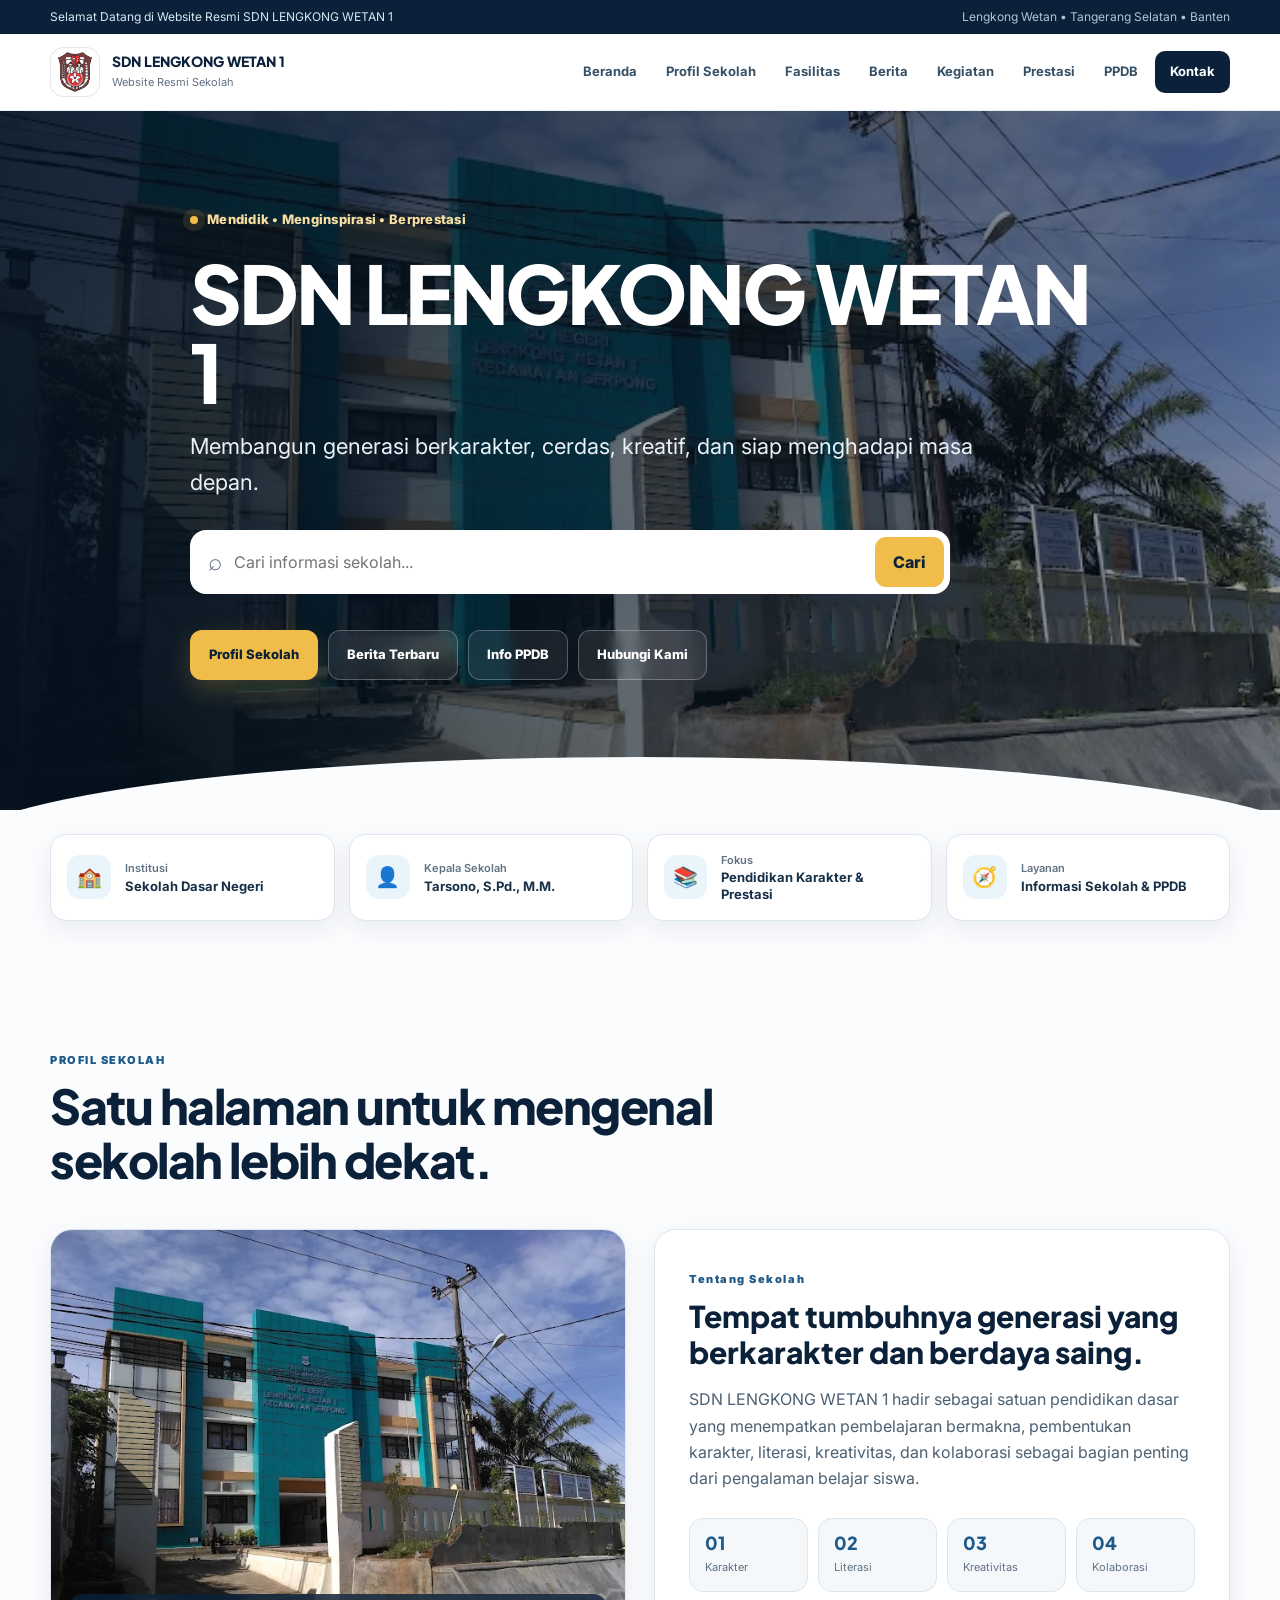
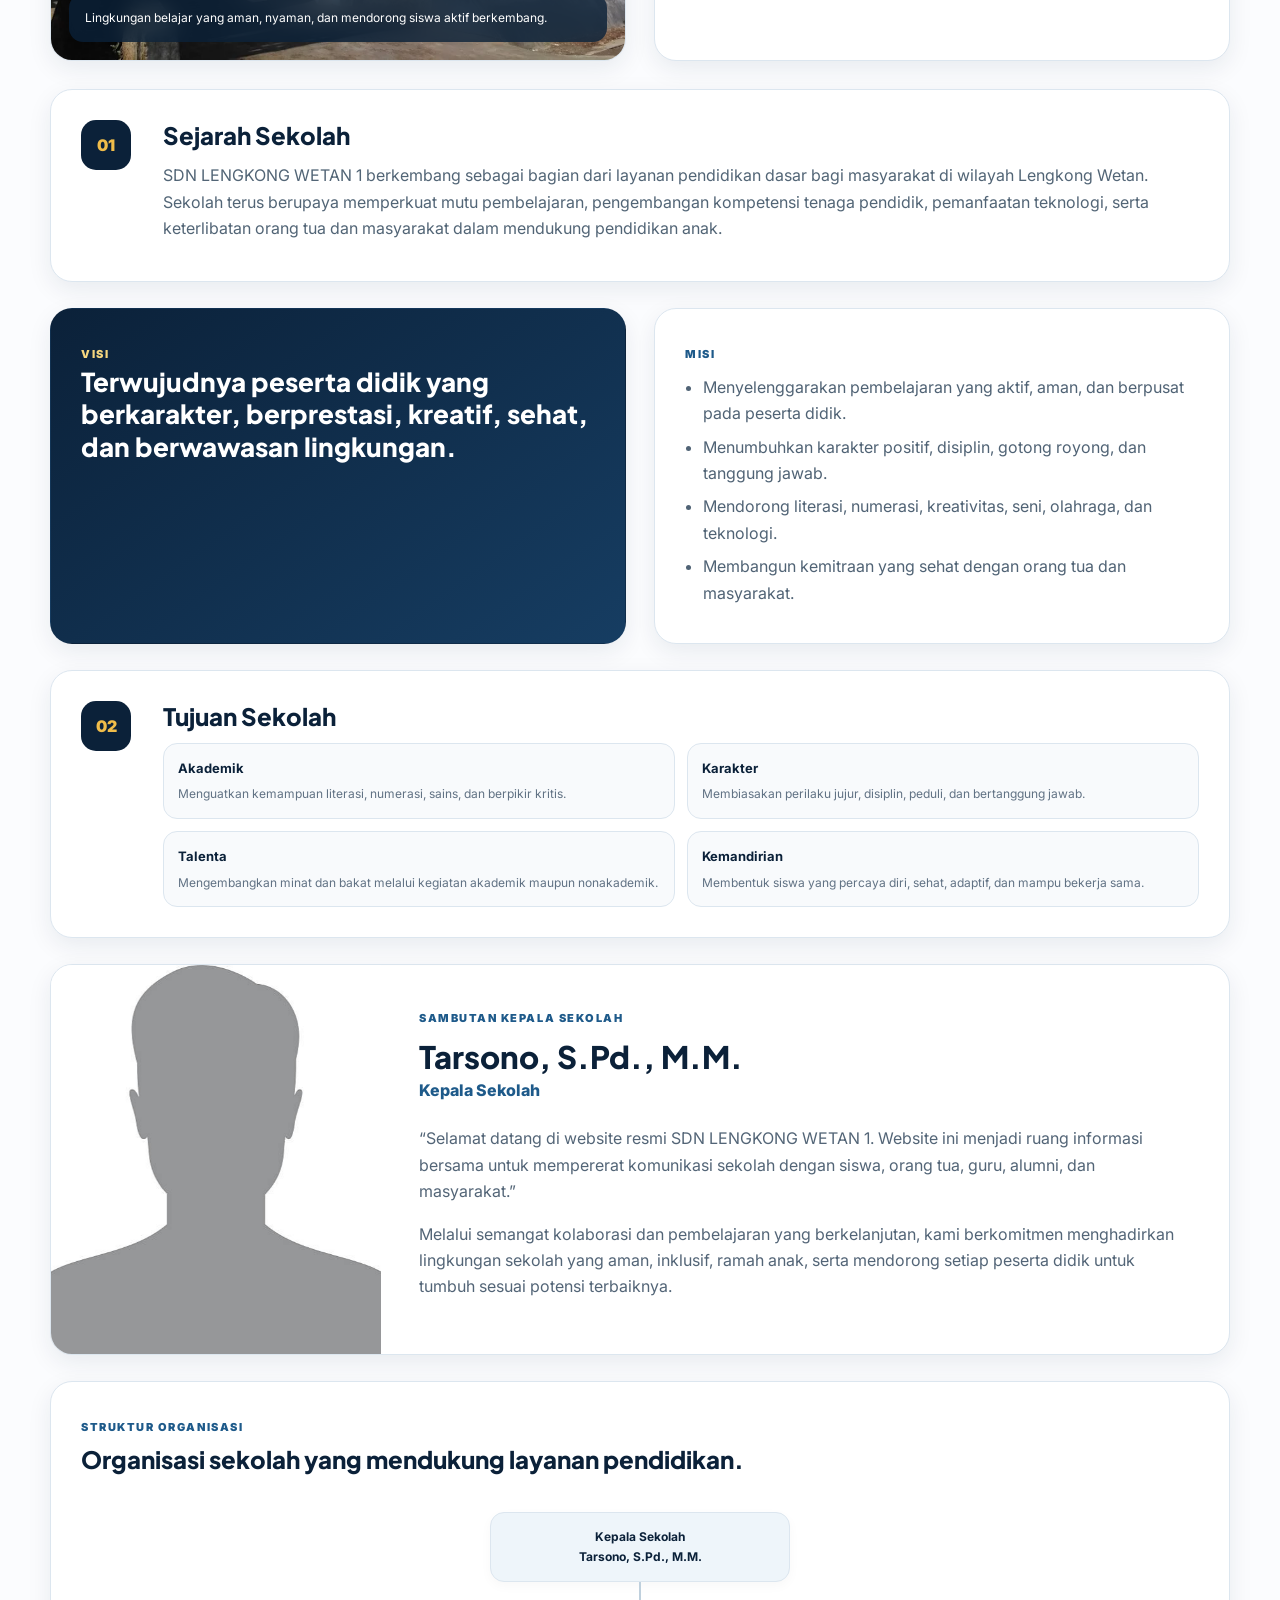
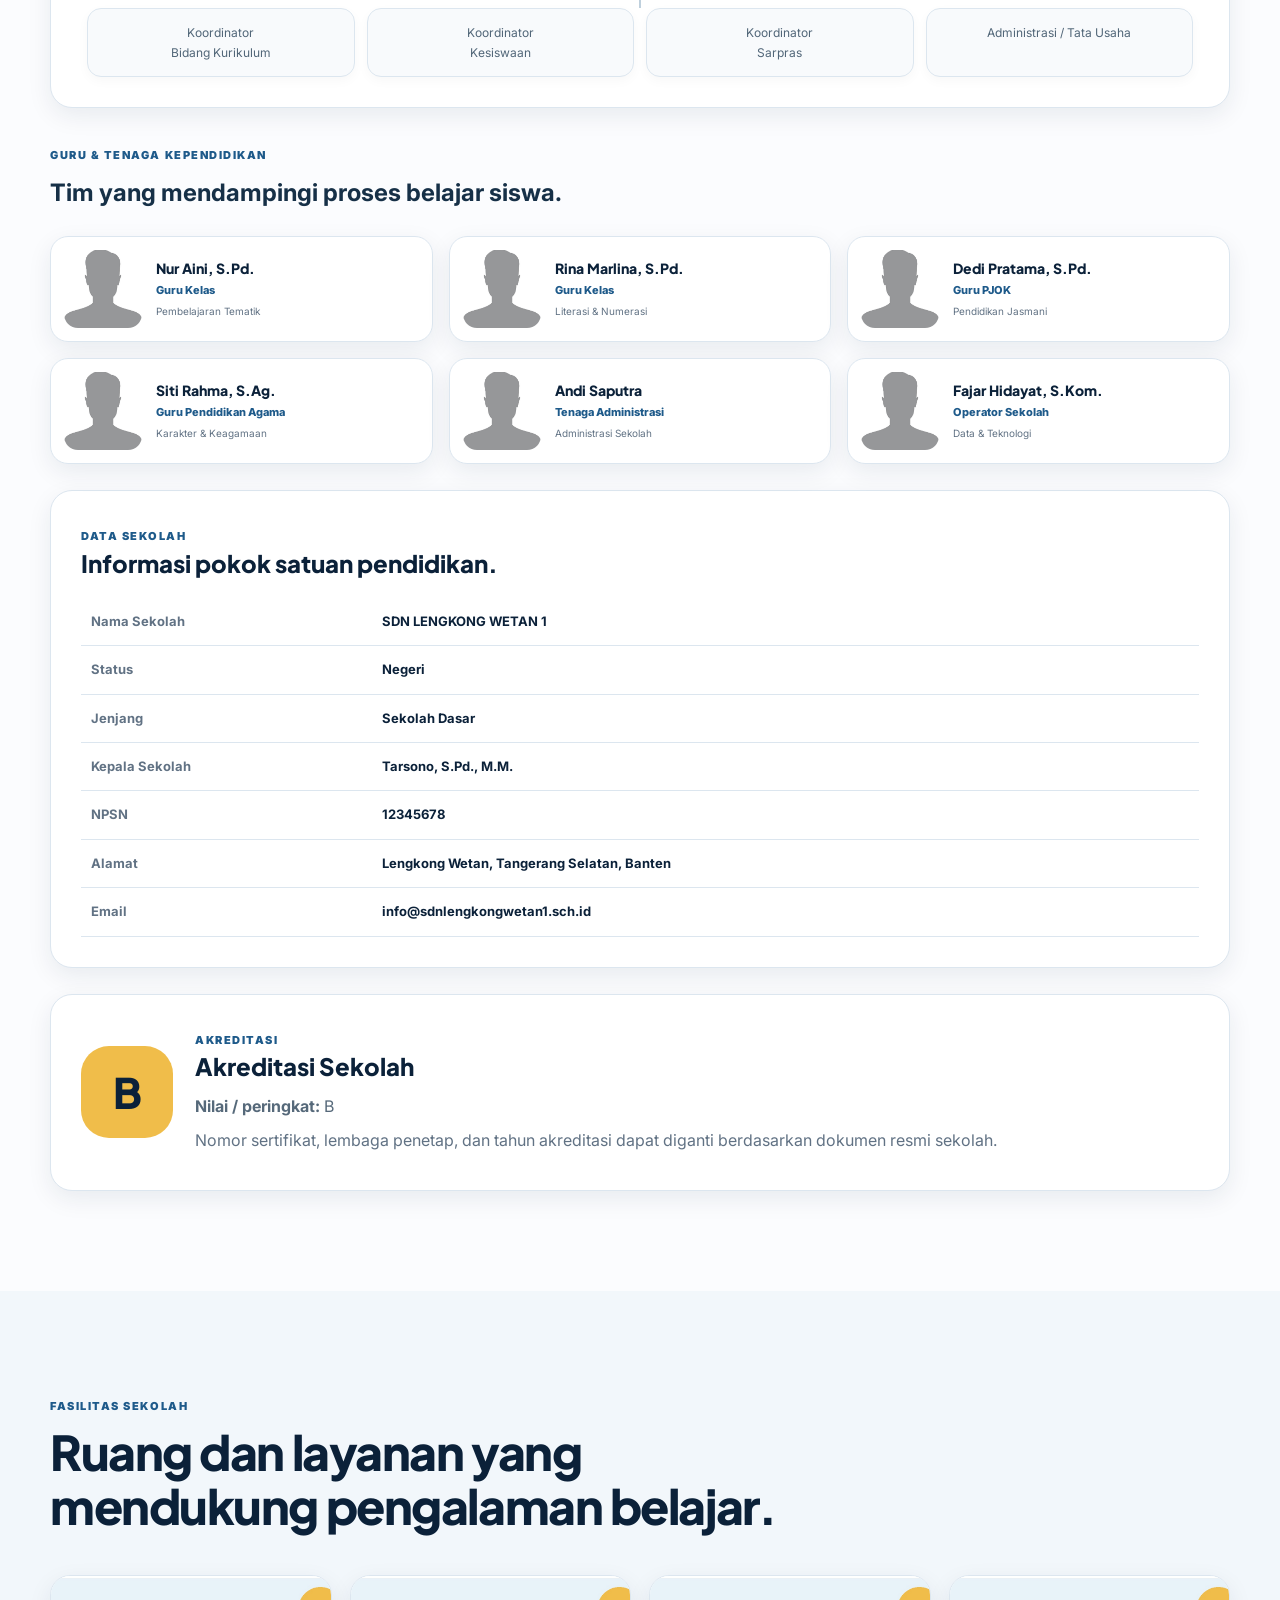
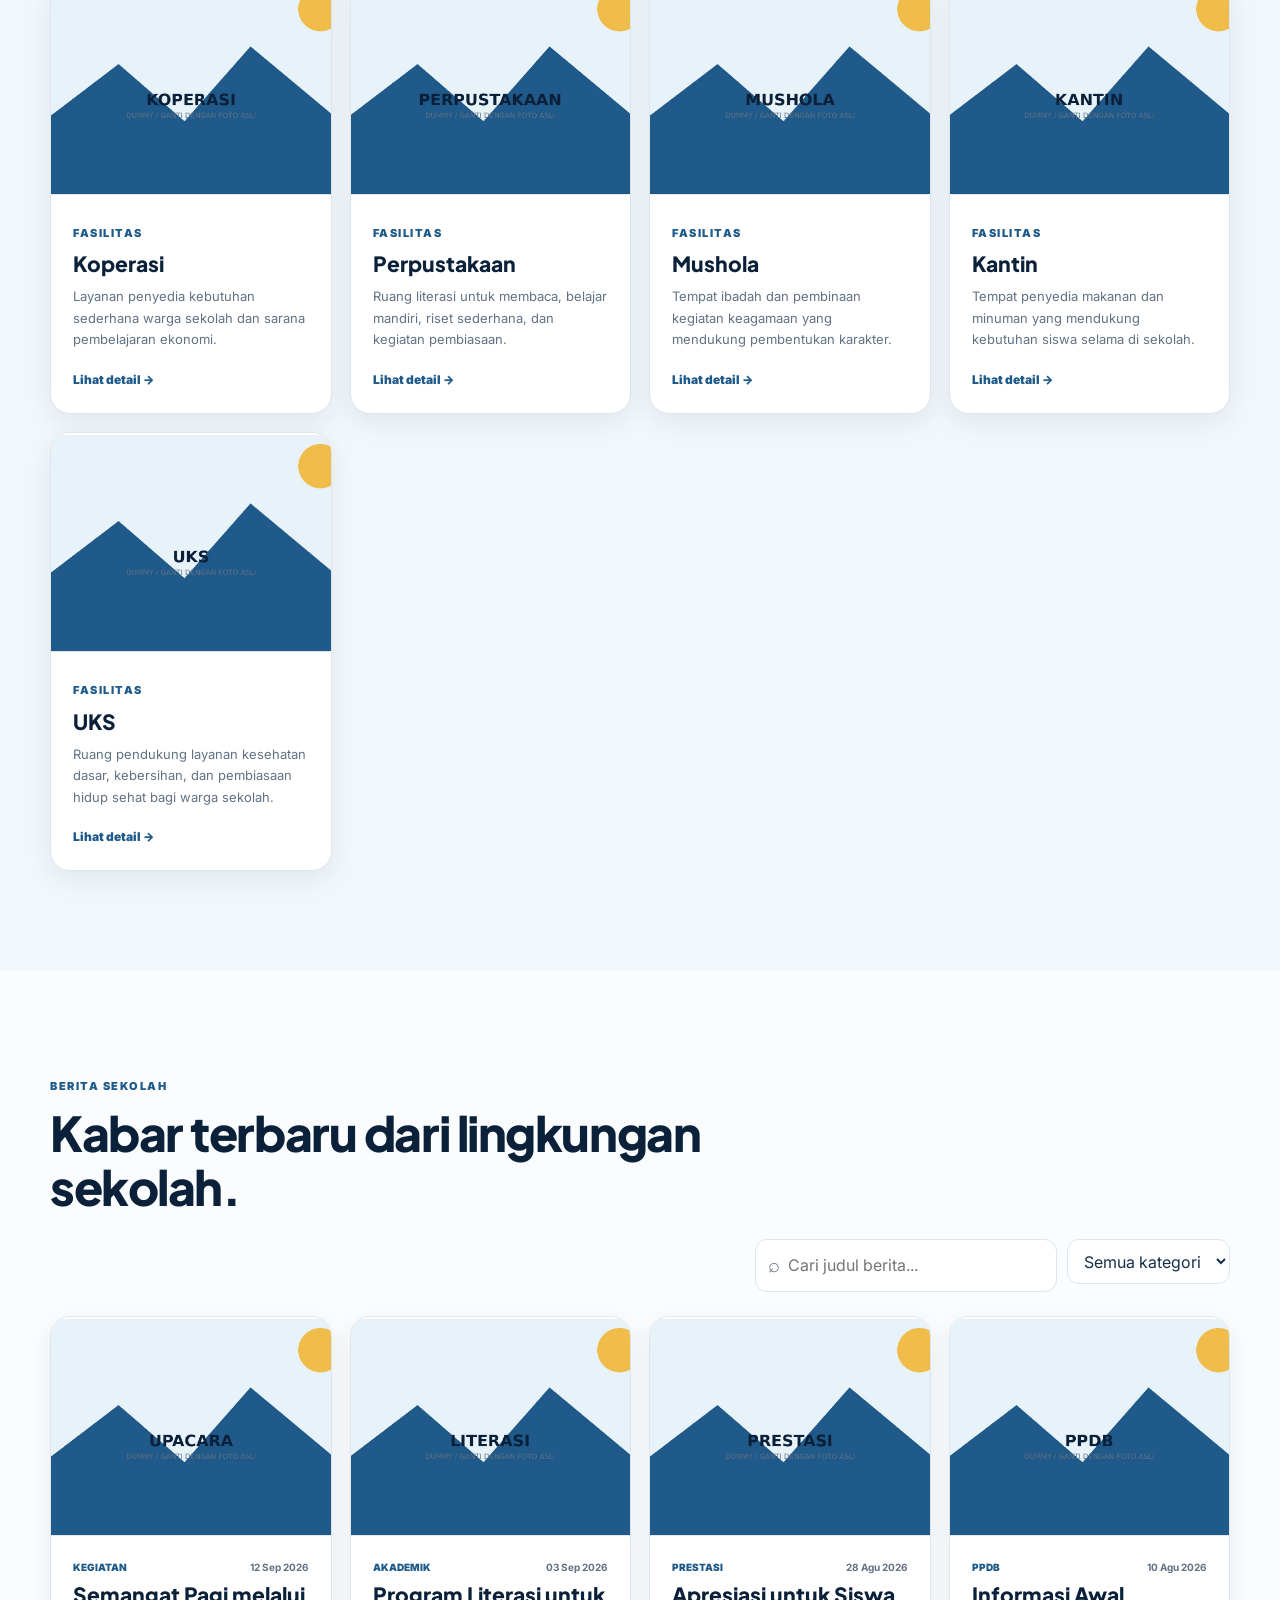
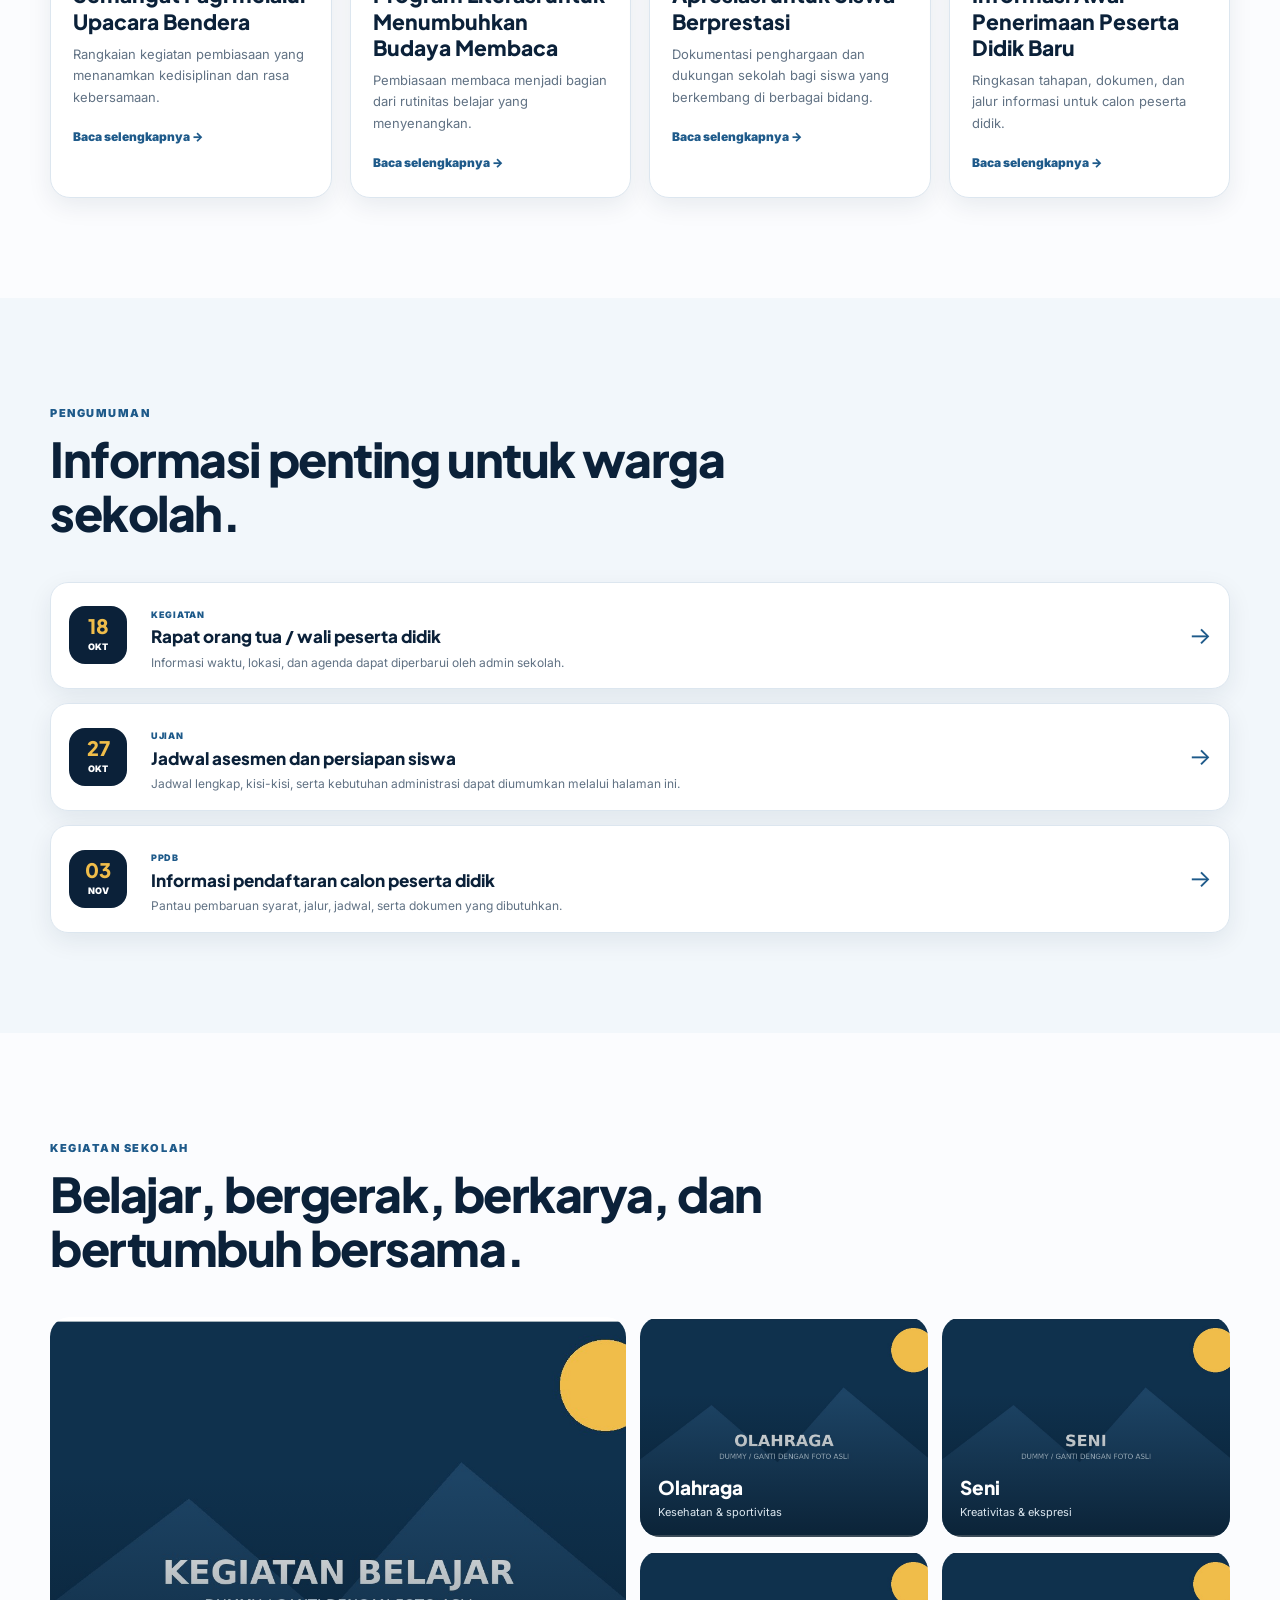
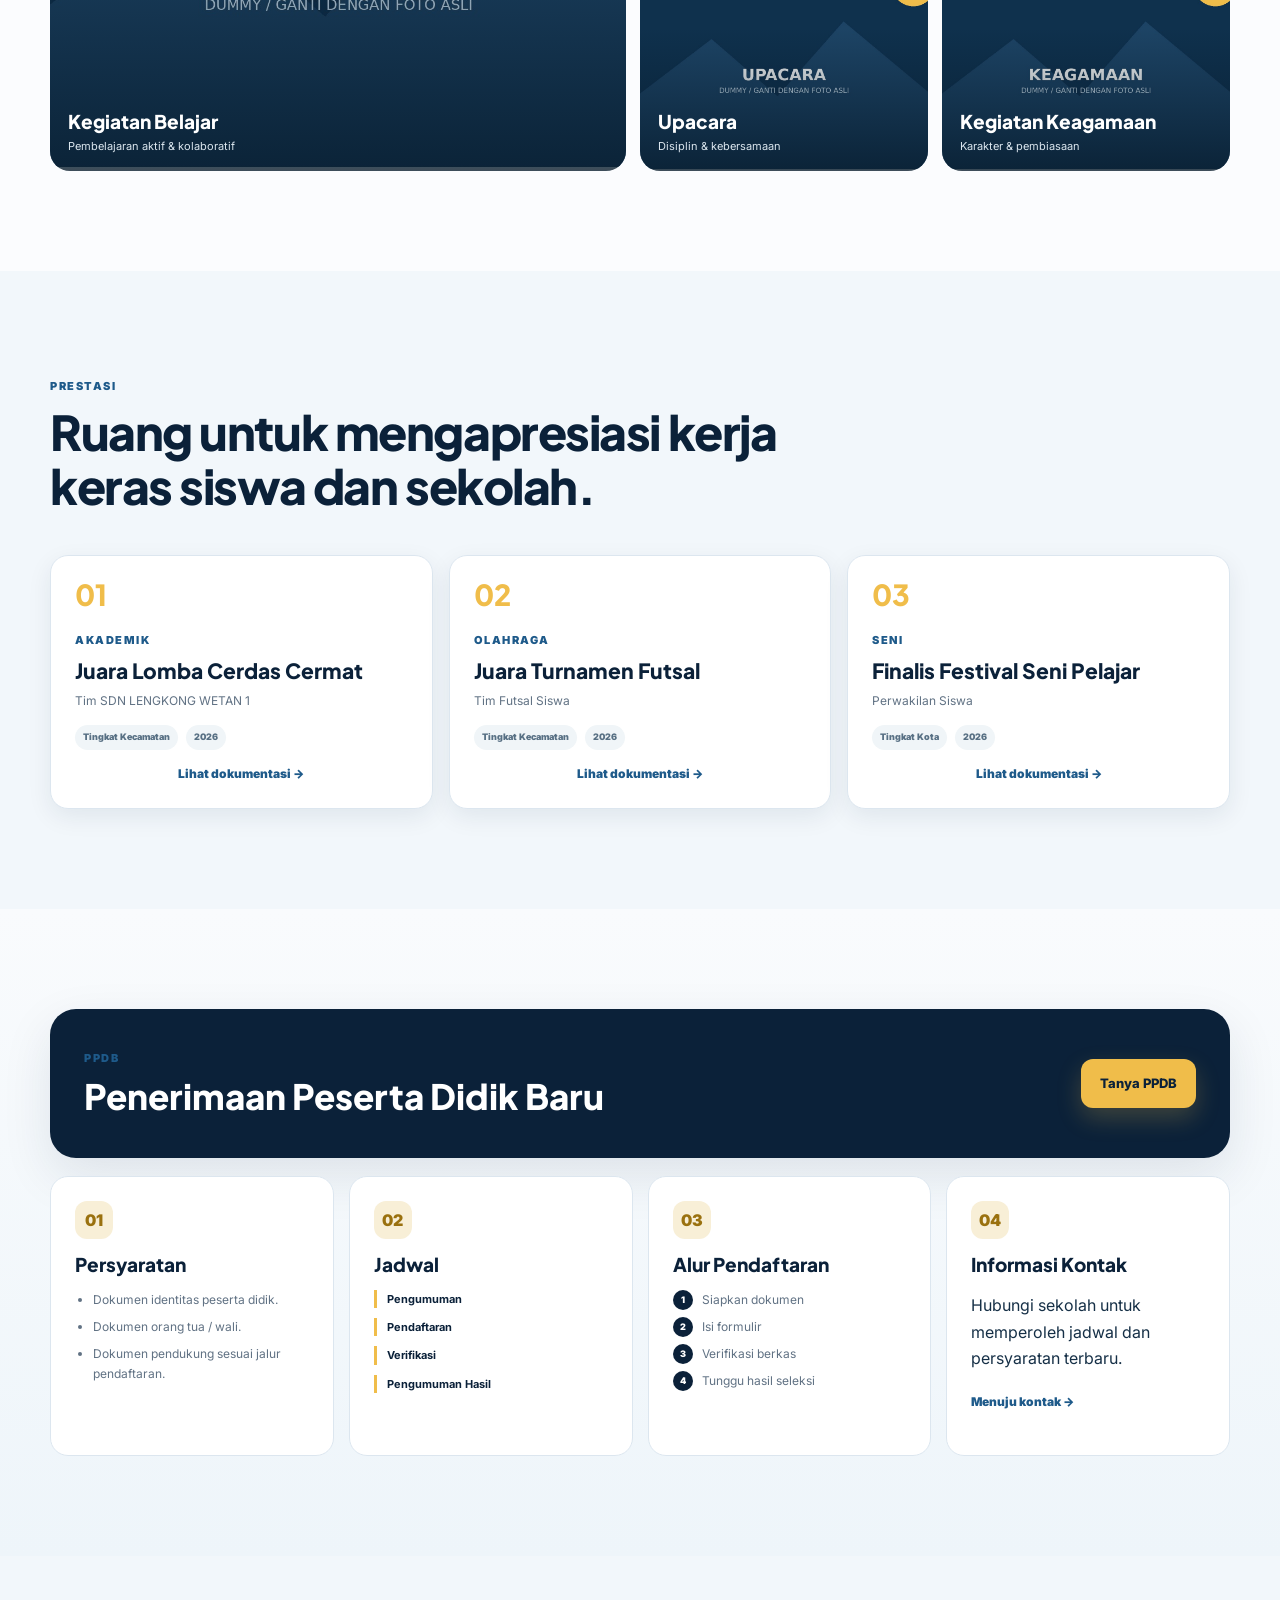
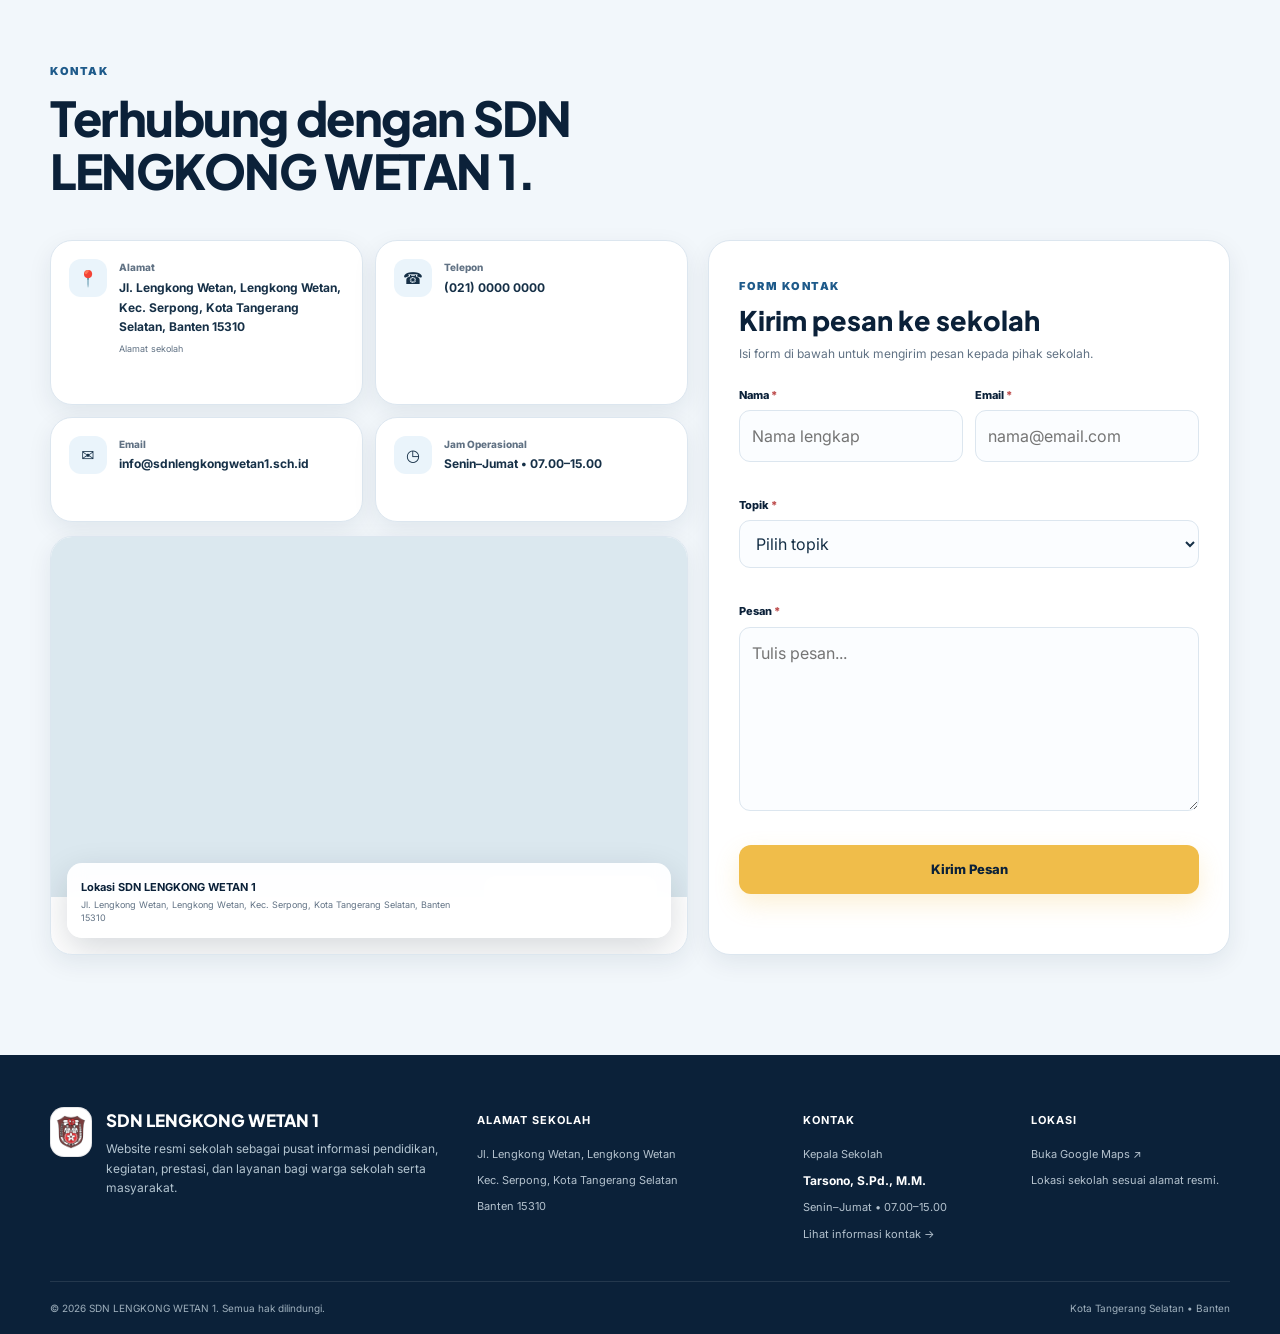
<file: index.html>
<!DOCTYPE html>
<html lang="id">
<head>
  <meta charset="UTF-8" />
  <meta name="viewport" content="width=device-width, initial-scale=1.0" />
  <meta name="description" content="Website resmi SDN LENGKONG WETAN 1 sebagai pusat informasi sekolah, profil, fasilitas, berita, kegiatan, prestasi, PPDB, dan kontak." />
  <meta name="theme-color" content="#0c2340" />
  <title>SDN LENGKONG WETAN 1 — Website Resmi</title>
  <link rel="preconnect" href="https://fonts.googleapis.com" />
  <link rel="preconnect" href="https://fonts.gstatic.com" crossorigin />
  <link href="https://fonts.googleapis.com/css2?family=Inter:wght@400;500;600;700;800&family=Plus+Jakarta+Sans:wght@600;700;800&display=swap" rel="stylesheet" />
  <link rel="stylesheet" href="style.css" />
</head>
<body>
  <a class="skip-link" href="#main-content">Lewati ke konten utama</a>

  <header class="site-header" id="top">
    <div class="top-strip">
      <div class="container top-strip-inner">
        <span>Selamat Datang di Website Resmi SDN LENGKONG WETAN 1</span>
        <span class="top-strip-note">Lengkong Wetan • Tangerang Selatan • Banten</span>
      </div>
    </div>

    <nav class="navbar" aria-label="Navigasi utama">
      <div class="container nav-inner">
        <a class="brand" href="#beranda" aria-label="SDN LENGKONG WETAN 1 - Beranda">
          <div class="brand-mark"><img src="assets/logo-school2.png" alt="Logo SDN LENGKONG WETAN 1"></div>
          <div class="brand-copy">
            <strong>SDN LENGKONG WETAN 1</strong>
            <span>Website Resmi Sekolah</span>
          </div>
        </a>

        <button class="menu-toggle" type="button" aria-expanded="false" aria-controls="main-menu" aria-label="Buka menu">
          <span></span><span></span><span></span>
        </button>

        <div class="nav-menu" id="main-menu">
          <a href="#beranda">Beranda</a>
          <a href="#profil">Profil Sekolah</a>
          <a href="#fasilitas">Fasilitas</a>
          <a href="#berita">Berita</a>
          <a href="#kegiatan">Kegiatan</a>
          <a href="#prestasi">Prestasi</a>
          <a href="#ppdb">PPDB</a>
          <a href="#kontak" class="nav-cta">Kontak</a>
        </div>
      </div>
    </nav>
  </header>

  <main id="main-content">
    <section class="hero" id="beranda">
      <!-- # GANTI FOTO HERO / FOTO SEKOLAH: assets/images/school/foto_sekolah.jpg -->
      <div class="hero-backdrop" aria-hidden="true" style="--hero-image: url('assets/images/school/foto_sekolah.jpg');"></div>
      <div class="container hero-content">
        <div class="hero-kicker"><span class="kicker-dot"></span> Mendidik • Menginspirasi • Berprestasi</div>
        <h1>SDN LENGKONG WETAN 1</h1>
        <p class="hero-tagline">Membangun generasi berkarakter, cerdas, kreatif, dan siap menghadapi masa depan.</p>

        <form class="hero-search" id="globalSearchForm" role="search">
          <label class="sr-only" for="globalSearch">Cari informasi sekolah</label>
          <div class="search-wrap">
            <span class="search-icon" aria-hidden="true">⌕</span>
            <input id="globalSearch" type="search" placeholder="Cari informasi sekolah..." autocomplete="off" />
            <button type="submit">Cari</button>
          </div>
          <p class="search-feedback" id="globalSearchFeedback" aria-live="polite"></p>
        </form>

        <div class="hero-actions">
          <a href="#profil" class="btn btn-primary">Profil Sekolah</a>
          <a href="#berita" class="btn btn-secondary">Berita Terbaru</a>
          <a href="#ppdb" class="btn btn-secondary">Info PPDB</a>
          <a href="#kontak" class="btn btn-secondary">Hubungi Kami</a>
        </div>
      </div>
      <div class="hero-wave" aria-hidden="true"></div>
    </section>

    <section class="quick-info section-sm">
      <div class="container info-grid">
        <article class="info-tile">
          <div class="info-icon">🏫</div>
          <div><span>Institusi</span><strong>Sekolah Dasar Negeri</strong></div>
        </article>
        <article class="info-tile">
          <div class="info-icon">👤</div>
          <div><span>Kepala Sekolah</span><strong>Tarsono, S.Pd., M.M.</strong></div>
        </article>
        <article class="info-tile">
          <div class="info-icon">📚</div>
          <div><span>Fokus</span><strong>Pendidikan Karakter & Prestasi</strong></div>
        </article>
        <article class="info-tile">
          <div class="info-icon">🧭</div>
          <div><span>Layanan</span><strong>Informasi Sekolah & PPDB</strong></div>
        </article>
      </div>
    </section>

    <section class="section" id="profil">
      <div class="container">
        <div class="section-heading">
          <div><span class="eyebrow">PROFIL SEKOLAH</span><h2>Satu halaman untuk mengenal sekolah lebih dekat.</h2></div>
          
        </div>

        <div class="profile-intro grid-2">
          <div class="image-card tall-photo">
            <!-- # GANTI FOTO: school.profile -->
            <img src="assets/images/school/foto_sekolah.jpg" alt="Foto lingkungan SDN LENGKONG WETAN 1" loading="lazy" />
            <div class="image-caption">Lingkungan belajar yang aman, nyaman, dan mendorong siswa aktif berkembang.</div>
          </div>
          <div class="content-card">
            <span class="eyebrow">Tentang Sekolah</span>
            <h3>Tempat tumbuhnya generasi yang berkarakter dan berdaya saing.</h3>
            <p>SDN LENGKONG WETAN 1 hadir sebagai satuan pendidikan dasar yang menempatkan pembelajaran bermakna, pembentukan karakter, literasi, kreativitas, dan kolaborasi sebagai bagian penting dari pengalaman belajar siswa.</p>
            
            <div class="mini-stats">
              <div><strong>01</strong><span>Karakter</span></div>
              <div><strong>02</strong><span>Literasi</span></div>
              <div><strong>03</strong><span>Kreativitas</span></div>
              <div><strong>04</strong><span>Kolaborasi</span></div>
            </div>
          </div>
        </div>

        <div class="profile-stack">
          <article class="profile-block">
            <div class="block-marker">01</div>
            <div><h3>Sejarah Sekolah</h3><p> SDN LENGKONG WETAN 1 berkembang sebagai bagian dari layanan pendidikan dasar bagi masyarakat di wilayah Lengkong Wetan. Sekolah terus berupaya memperkuat mutu pembelajaran, pengembangan kompetensi tenaga pendidik, pemanfaatan teknologi, serta keterlibatan orang tua dan masyarakat dalam mendukung pendidikan anak.</p></div>
          </article>

          <div class="grid-2 compact-blocks">
            <article class="vision-card"><span class="card-label">VISI</span><h3>Terwujudnya peserta didik yang berkarakter, berprestasi, kreatif, sehat, dan berwawasan lingkungan.</h3></article>
            <article class="mission-card"><span class="card-label">MISI</span><ul><li>Menyelenggarakan pembelajaran yang aktif, aman, dan berpusat pada peserta didik.</li><li>Menumbuhkan karakter positif, disiplin, gotong royong, dan tanggung jawab.</li><li>Mendorong literasi, numerasi, kreativitas, seni, olahraga, dan teknologi.</li><li>Membangun kemitraan yang sehat dengan orang tua dan masyarakat.</li></ul></article>
          </div>

          <article class="profile-block profile-block-accent">
            <div class="block-marker">02</div>
            <div><h3>Tujuan Sekolah</h3><div class="goal-grid"><div><b>Akademik</b><span>Menguatkan kemampuan literasi, numerasi, sains, dan berpikir kritis.</span></div><div><b>Karakter</b><span>Membiasakan perilaku jujur, disiplin, peduli, dan bertanggung jawab.</span></div><div><b>Talenta</b><span>Mengembangkan minat dan bakat melalui kegiatan akademik maupun nonakademik.</span></div><div><b>Kemandirian</b><span>Membentuk siswa yang percaya diri, sehat, adaptif, dan mampu bekerja sama.</span></div></div></div>
          </article>

          <article class="headmaster-card">
            <div class="headmaster-photo">
              <!-- # GANTI FOTO: principal.photo -->
            <img src="assets/images/principal/foto_kepala_sekolah.jpg" alt="Foto Kepala Sekolah" loading="lazy" data-fallback-label="Foto Kepala Sekolah" />
              
            </div>
            <div class="headmaster-copy"><span class="eyebrow">SAMBUTAN KEPALA SEKOLAH</span><h3>Tarsono, S.Pd., M.M.</h3><p class="role">Kepala Sekolah</p><p>“Selamat datang di website resmi SDN LENGKONG WETAN 1. Website ini menjadi ruang informasi bersama untuk mempererat komunikasi sekolah dengan siswa, orang tua, guru, alumni, dan masyarakat.”</p><p>Melalui semangat kolaborasi dan pembelajaran yang berkelanjutan, kami berkomitmen menghadirkan lingkungan sekolah yang aman, inklusif, ramah anak, serta mendorong setiap peserta didik untuk tumbuh sesuai potensi terbaiknya.</p></div>
          </article>

          <article class="structure-card">
            <div class="section-heading small"><div><span class="eyebrow">STRUKTUR ORGANISASI</span><h3>Organisasi sekolah yang mendukung layanan pendidikan.</h3></div></div>
            <div class="org-chart">
              <div class="org-node top">Kepala Sekolah<br><strong>Tarsono, S.Pd., M.M.</strong></div>
              <div class="org-connector"></div>
              <div class="org-row"><div class="org-node">Koordinator<br>Bidang Kurikulum</div><div class="org-node">Koordinator<br>Kesiswaan</div><div class="org-node">Koordinator<br>Sarpras</div><div class="org-node">Administrasi / Tata Usaha</div></div>
            </div>
          </article>

          <article class="staff-section">
            <div class="section-heading small"><div><span class="eyebrow">GURU & TENAGA KEPENDIDIKAN</span><h3>Tim yang mendampingi proses belajar siswa.</h3></div></div>
            <div class="staff-grid" id="staffGrid">
              <article class="person-card"><!-- # GANTI FOTO: teachers.01 -->
            <img src="assets/images/teachers/guru_01.jpg" alt="Guru kelas" loading="lazy" data-fallback-label="Guru Kelas" /><div><h4>Nur Aini, S.Pd.</h4><span>Guru Kelas</span><small>Pembelajaran Tematik</small></div></article>
              <article class="person-card"><!-- # GANTI FOTO: teachers.02 -->
            <img src="assets/images/teachers/guru_02.jpg" alt="Guru kelas" loading="lazy" data-fallback-label="Guru Kelas" /><div><h4>Rina Marlina, S.Pd.</h4><span>Guru Kelas</span><small>Literasi & Numerasi</small></div></article>
              <article class="person-card"><!-- # GANTI FOTO: teachers.03 -->
            <img src="assets/images/teachers/guru_03.jpg" alt="Guru olahraga" loading="lazy" data-fallback-label="Guru PJOK" /><div><h4>Dedi Pratama, S.Pd.</h4><span>Guru PJOK</span><small>Pendidikan Jasmani</small></div></article>
              <article class="person-card"><!-- # GANTI FOTO: teachers.04 -->
            <img src="assets/images/teachers/guru_04.jpg" alt="Guru agama" loading="lazy" data-fallback-label="Guru Agama" /><div><h4>Siti Rahma, S.Ag.</h4><span>Guru Pendidikan Agama</span><small>Karakter & Keagamaan</small></div></article>
              <article class="person-card"><!-- # GANTI FOTO: teachers.05 -->
            <img src="assets/images/teachers/guru_05.jpg" alt="Tenaga administrasi" loading="lazy" data-fallback-label="Administrasi" /><div><h4>Andi Saputra</h4><span>Tenaga Administrasi</span><small>Administrasi Sekolah</small></div></article>
              <article class="person-card"><!-- # GANTI FOTO: teachers.06 -->
            <img src="assets/images/teachers/guru_06.jpg" alt="Operator sekolah" loading="lazy" data-fallback-label="Operator Sekolah" /><div><h4>Fajar Hidayat, S.Kom.</h4><span>Operator Sekolah</span><small>Data & Teknologi</small></div></article>
            </div>
          </article>

          <article class="data-school-card">
            <div><span class="eyebrow">DATA SEKOLAH</span><h3>Informasi pokok satuan pendidikan.</h3></div>
            <div class="data-table-wrap"><table><tbody>
              <tr><th>Nama Sekolah</th><td>SDN LENGKONG WETAN 1</td></tr>
              <tr><th>Status</th><td>Negeri</td></tr>
              <tr><th>Jenjang</th><td>Sekolah Dasar</td></tr>
              <tr><th>Kepala Sekolah</th><td>Tarsono, S.Pd., M.M.</td></tr>
              <tr><th>NPSN</th><td>12345678 </td></tr>
              <tr><th>Alamat</th><td>Lengkong Wetan, Tangerang Selatan, Banten </td></tr>
              <tr><th>Email</th><td>info@sdnlengkongwetan1.sch.id </td></tr>
            </tbody></table></div>
          </article>

          <article class="accreditation-card">
            <div class="accred-badge">B</div>
            <div><span class="eyebrow">AKREDITASI</span><h3>Akreditasi Sekolah</h3><p><b>Nilai / peringkat:</b> B </p><p class="muted">Nomor sertifikat, lembaga penetap, dan tahun akreditasi dapat diganti berdasarkan dokumen resmi sekolah.</p></div>
          </article>
        </div>
      </div>
    </section>

    <section class="section section-soft" id="fasilitas">
      <div class="container">
        <div class="section-heading"><div><span class="eyebrow">FASILITAS SEKOLAH</span><h2>Ruang dan layanan yang mendukung pengalaman belajar.</h2></div></div>
        <div class="facility-grid" id="facilityGrid">
          <article class="facility-card searchable-card" data-search="koperasi fasilitas belanja kebutuhan siswa">
            <button class="card-image-button" type="button" data-modal="facility-koperasi" data-modal-image="assets/images/facilities/foto_koperasi.jpg" aria-label="Lihat detail Koperasi"><!-- # GANTI FOTO: facilities.koperasi -->
            <img src="assets/images/facilities/foto_koperasi.jpg" alt="Koperasi sekolah" loading="lazy" data-fallback-label="Koperasi" /></button>
            <div class="facility-copy"><span class="card-label">FASILITAS</span><h3>Koperasi</h3><p>Layanan penyedia kebutuhan sederhana warga sekolah dan sarana pembelajaran ekonomi.</p><button class="text-link" type="button" data-modal="facility-koperasi" data-modal-image="assets/images/facilities/foto_koperasi.jpg">Lihat detail <span>→</span></button></div>
          </article>
          <article class="facility-card searchable-card" data-search="perpustakaan fasilitas buku literasi membaca">
            <button class="card-image-button" type="button" data-modal="facility-perpustakaan" data-modal-image="assets/images/facilities/foto_perpustakaan.jpg" aria-label="Lihat detail Perpustakaan"><!-- # GANTI FOTO: facilities.perpustakaan -->
            <img src="assets/images/facilities/foto_perpustakaan.jpg" alt="Perpustakaan sekolah" loading="lazy" data-fallback-label="Perpustakaan" /></button>
            <div class="facility-copy"><span class="card-label">FASILITAS</span><h3>Perpustakaan</h3><p>Ruang literasi untuk membaca, belajar mandiri, riset sederhana, dan kegiatan pembiasaan.</p><button class="text-link" type="button" data-modal="facility-perpustakaan" data-modal-image="assets/images/facilities/foto_perpustakaan.jpg">Lihat detail <span>→</span></button></div>
          </article>
          <article class="facility-card searchable-card" data-search="mushola fasilitas ibadah kegiatan keagamaan">
            <button class="card-image-button" type="button" data-modal="facility-mushola" data-modal-image="assets/images/facilities/foto_mushola.jpg" aria-label="Lihat detail Mushola"><!-- # GANTI FOTO: facilities.mushola -->
            <img src="assets/images/facilities/foto_mushola.jpg" alt="Mushola" loading="lazy" data-fallback-label="Mushola" /></button>
            <div class="facility-copy"><span class="card-label">FASILITAS</span><h3>Mushola</h3><p>Tempat ibadah dan pembinaan kegiatan keagamaan yang mendukung pembentukan karakter.</p><button class="text-link" type="button" data-modal="facility-mushola" data-modal-image="assets/images/facilities/foto_mushola.jpg">Lihat detail <span>→</span></button></div>
          </article>
          <article class="facility-card searchable-card" data-search="kantin fasilitas makanan minuman sehat">
            <button class="card-image-button" type="button" data-modal="facility-kantin" data-modal-image="assets/images/facilities/foto_kantin.jpg" aria-label="Lihat detail Kantin"><!-- # GANTI FOTO: facilities.kantin -->
            <img src="assets/images/facilities/foto_kantin.jpg" alt="Kantin sekolah" loading="lazy" data-fallback-label="Kantin" /></button>
            <div class="facility-copy"><span class="card-label">FASILITAS</span><h3>Kantin</h3><p>Tempat penyedia makanan dan minuman yang mendukung kebutuhan siswa selama di sekolah.</p><button class="text-link" type="button" data-modal="facility-kantin" data-modal-image="assets/images/facilities/foto_kantin.jpg">Lihat detail <span>→</span></button></div>
          </article>
          <article class="facility-card searchable-card" data-search="uks usaha kesehatan sekolah ruang kesehatan siswa">
            <button class="card-image-button" type="button" data-modal="facility-uks" data-modal-image="assets/images/facilities/foto_uks.jpg" aria-label="Lihat detail UKS"><!-- # GANTI FOTO: facilities.uks -->
            <img src="assets/images/facilities/foto_uks.jpg" alt="UKS" loading="lazy" data-fallback-label="UKS" /></button>
            <div class="facility-copy"><span class="card-label">FASILITAS</span><h3>UKS</h3><p>Ruang pendukung layanan kesehatan dasar, kebersihan, dan pembiasaan hidup sehat bagi warga sekolah.</p><button class="text-link" type="button" data-modal="facility-uks" data-modal-image="assets/images/facilities/foto_uks.jpg">Lihat detail <span>→</span></button></div>
          </article>
        </div>
        <div class="empty-state" id="facilityEmpty" hidden>Fasilitas yang dicari belum ditemukan.</div>
      </div>
    </section>

    <section class="section" id="berita">
      <!-- # GANTI FOTO BERITA: assets/images/news/ -->
      <div class="container">
        <div class="section-heading"><div><span class="eyebrow">BERITA SEKOLAH</span><h2>Kabar terbaru dari lingkungan sekolah.</h2></div></div>
        <div class="filter-toolbar">
          <div class="input-icon"><span>⌕</span><input type="search" id="newsSearch" placeholder="Cari judul berita..." aria-label="Cari berita" /></div>
          <label class="select-wrap"><span class="sr-only">Kategori berita</span><select id="newsFilter"><option value="all">Semua kategori</option><option value="akademik">Akademik</option><option value="kegiatan">Kegiatan</option><option value="prestasi">Prestasi</option><option value="ppdb">PPDB</option></select></label>
        </div>
        <div class="news-grid" id="newsGrid">
          <article class="news-card searchable-card" data-category="kegiatan" data-search="semangat pagi upacara bendera kegiatan siswa">
            <button class="card-image-button" type="button" data-modal="news-1" data-modal-image="assets/images/news/berita_01.jpg" aria-label="Buka berita Upacara Bendera"><!-- # GANTI FOTO: news.01 -->
            <img src="assets/images/news/berita_01.jpg" alt="Kegiatan upacara siswa" loading="lazy" data-fallback-label="Upacara" /></button>
            <div class="news-copy"><div class="news-meta"><span>KEGIATAN</span><time datetime="2026-09-12">12 Sep 2026</time></div><h3>Semangat Pagi melalui Upacara Bendera</h3><p>Rangkaian kegiatan pembiasaan yang menanamkan kedisiplinan dan rasa kebersamaan.</p><button class="text-link" type="button" data-modal="news-1" data-modal-image="assets/images/news/berita_01.jpg">Baca selengkapnya <span>→</span></button></div>
          </article>
          <article class="news-card searchable-card" data-category="akademik" data-search="literasi membaca perpustakaan akademik siswa">
            <button class="card-image-button" type="button" data-modal="news-2" data-modal-image="assets/images/news/berita_02.jpg" aria-label="Buka berita Program Literasi"><!-- # GANTI FOTO: news.02 -->
            <img src="assets/images/news/berita_02.jpg" alt="Kegiatan literasi" loading="lazy" data-fallback-label="Literasi" /></button>
            <div class="news-copy"><div class="news-meta"><span>AKADEMIK</span><time datetime="2026-09-03">03 Sep 2026</time></div><h3>Program Literasi untuk Menumbuhkan Budaya Membaca</h3><p>Pembiasaan membaca menjadi bagian dari rutinitas belajar yang menyenangkan.</p><button class="text-link" type="button" data-modal="news-2" data-modal-image="assets/images/news/berita_02.jpg">Baca selengkapnya <span>→</span></button></div>
          </article>
          <article class="news-card searchable-card" data-category="prestasi" data-search="prestasi lomba siswa penghargaan">
            <button class="card-image-button" type="button" data-modal="news-3" data-modal-image="assets/images/news/berita_03.jpg" aria-label="Buka berita Prestasi Siswa"><!-- # GANTI FOTO: news.03 -->
            <img src="assets/images/news/berita_03.jpg" alt="Prestasi siswa" loading="lazy" data-fallback-label="Prestasi" /></button>
            <div class="news-copy"><div class="news-meta"><span>PRESTASI</span><time datetime="2026-08-28">28 Agu 2026</time></div><h3>Apresiasi untuk Siswa Berprestasi</h3><p>Dokumentasi penghargaan dan dukungan sekolah bagi siswa yang berkembang di berbagai bidang.</p><button class="text-link" type="button" data-modal="news-3" data-modal-image="assets/images/news/berita_03.jpg">Baca selengkapnya <span>→</span></button></div>
          </article>
          <article class="news-card searchable-card" data-category="ppdb" data-search="ppdb pendaftaran peserta didik baru sekolah">
            <button class="card-image-button" type="button" data-modal="news-4" data-modal-image="assets/images/news/berita_04.jpg" aria-label="Buka berita Informasi PPDB"><!-- # GANTI FOTO: news.04 -->
            <img src="assets/images/news/berita_04.jpg" alt="PPDB sekolah" loading="lazy" data-fallback-label="PPDB" /></button>
            <div class="news-copy"><div class="news-meta"><span>PPDB</span><time datetime="2026-08-10">10 Agu 2026</time></div><h3>Informasi Awal Penerimaan Peserta Didik Baru</h3><p>Ringkasan tahapan, dokumen, dan jalur informasi untuk calon peserta didik.</p><button class="text-link" type="button" data-modal="news-4" data-modal-image="assets/images/news/berita_04.jpg">Baca selengkapnya <span>→</span></button></div>
          </article>
        </div>
        <div class="empty-state" id="newsEmpty" hidden>Berita yang sesuai belum ditemukan.</div>
      </div>
    </section>

    <section class="section section-soft" id="pengumuman">
      <div class="container">
        <div class="section-heading"><div><span class="eyebrow">PENGUMUMAN</span><h2>Informasi penting untuk warga sekolah.</h2></div></div>
        <div class="announcement-list">
          <article class="announcement-item"><span class="announce-date"><b>18</b><small>OKT</small></span><div><span class="announcement-tag">Kegiatan</span><h3>Rapat orang tua / wali peserta didik</h3><p>Informasi waktu, lokasi, dan agenda dapat diperbarui oleh admin sekolah.</p></div><span class="announcement-arrow">→</span></article>
          <article class="announcement-item"><span class="announce-date"><b>27</b><small>OKT</small></span><div><span class="announcement-tag">Ujian</span><h3>Jadwal asesmen dan persiapan siswa</h3><p>Jadwal lengkap, kisi-kisi, serta kebutuhan administrasi dapat diumumkan melalui halaman ini.</p></div><span class="announcement-arrow">→</span></article>
          <article class="announcement-item"><span class="announce-date"><b>03</b><small>NOV</small></span><div><span class="announcement-tag">PPDB</span><h3>Informasi pendaftaran calon peserta didik</h3><p>Pantau pembaruan syarat, jalur, jadwal, serta dokumen yang dibutuhkan.</p></div><span class="announcement-arrow">→</span></article>
        </div>
      </div>
    </section>

    <section class="section" id="kegiatan">
      <div class="container">
        <div class="section-heading"><div><span class="eyebrow">KEGIATAN SEKOLAH</span><h2>Belajar, bergerak, berkarya, dan bertumbuh bersama.</h2></div></div>
        <div class="activity-grid">
          <button class="activity-card large" type="button" data-modal="activity-1" data-modal-image="assets/images/activities/kegiatan_01.jpg"><!-- # GANTI FOTO: activities.01 -->
            <img src="assets/images/activities/kegiatan_01.jpg" alt="Kegiatan belajar" loading="lazy" data-fallback-label="Kegiatan Belajar" /><span><b>Kegiatan Belajar</b><small>Pembelajaran aktif & kolaboratif</small></span></button>
          <button class="activity-card" type="button" data-modal="activity-2" data-modal-image="assets/images/activities/kegiatan_02.jpg"><!-- # GANTI FOTO: activities.02 -->
            <img src="assets/images/activities/kegiatan_02.jpg" alt="Kegiatan olahraga" loading="lazy" data-fallback-label="Olahraga" /><span><b>Olahraga</b><small>Kesehatan & sportivitas</small></span></button>
          <button class="activity-card" type="button" data-modal="activity-3" data-modal-image="assets/images/activities/kegiatan_03.jpg"><!-- # GANTI FOTO: activities.03 -->
            <img src="assets/images/activities/kegiatan_03.jpg" alt="Kegiatan seni" loading="lazy" data-fallback-label="Seni" /><span><b>Seni</b><small>Kreativitas & ekspresi</small></span></button>
          <button class="activity-card" type="button" data-modal="activity-4" data-modal-image="assets/images/activities/kegiatan_04.jpg"><!-- # GANTI FOTO: activities.04 -->
            <img src="assets/images/activities/kegiatan_04.jpg" alt="Kegiatan upacara" loading="lazy" data-fallback-label="Upacara" /><span><b>Upacara</b><small>Disiplin & kebersamaan</small></span></button>
          <button class="activity-card" type="button" data-modal="activity-5" data-modal-image="assets/images/activities/kegiatan_05.jpg"><!-- # GANTI FOTO: activities.05 -->
            <img src="assets/images/activities/kegiatan_05.jpg" alt="Kegiatan keagamaan" loading="lazy" data-fallback-label="Keagamaan" /><span><b>Kegiatan Keagamaan</b><small>Karakter & pembiasaan</small></span></button>
        </div>
      </div>
    </section>

    <section class="section section-soft" id="prestasi">
      <div class="container">
        <div class="section-heading"><div><span class="eyebrow">PRESTASI</span><h2>Ruang untuk mengapresiasi kerja keras siswa dan sekolah.</h2></div></div>
        <div class="achievement-grid">
          <article class="achievement-card"><div class="rank">01</div><div><span class="card-label">AKADEMIK</span><h3>Juara Lomba Cerdas Cermat</h3><p class="winner">Tim SDN LENGKONG WETAN 1</p><div class="achievement-meta"><span>Tingkat Kecamatan</span><span>2026</span></div></div><button class="text-link" type="button" data-modal="achievement-1" data-modal-image="assets/images/achievements/prestasi_01.jpg">Lihat dokumentasi →</button></article>
          <article class="achievement-card"><div class="rank">02</div><div><span class="card-label">OLAHRAGA</span><h3>Juara Turnamen Futsal</h3><p class="winner">Tim Futsal Siswa</p><div class="achievement-meta"><span>Tingkat Kecamatan</span><span>2026</span></div></div><button class="text-link" type="button" data-modal="achievement-2" data-modal-image="assets/images/achievements/prestasi_02.jpg">Lihat dokumentasi →</button></article>
          <article class="achievement-card"><div class="rank">03</div><div><span class="card-label">SENI</span><h3>Finalis Festival Seni Pelajar</h3><p class="winner">Perwakilan Siswa</p><div class="achievement-meta"><span>Tingkat Kota</span><span>2026</span></div></div><button class="text-link" type="button" data-modal="achievement-3" data-modal-image="assets/images/achievements/prestasi_03.jpg">Lihat dokumentasi →</button></article>
        </div>
      </div>
    </section>

    <section class="section ppdb-section" id="ppdb">
      <div class="container">
        <div class="ppdb-hero">
          <div><span class="eyebrow">PPDB</span><h2>Penerimaan Peserta Didik Baru</h2></div>
          <a class="btn btn-primary" href="#kontak">Tanya PPDB</a>
        </div>
        <div class="ppdb-grid">
          <article class="ppdb-card"><span class="ppdb-number">01</span><h3>Persyaratan</h3><ul><li>Dokumen identitas peserta didik.</li><li>Dokumen orang tua / wali.</li><li>Dokumen pendukung sesuai jalur pendaftaran.</li></ul></article>
          <article class="ppdb-card"><span class="ppdb-number">02</span><h3>Jadwal</h3><div class="timeline-mini"><div><b>Pengumuman</b><span></span></div><div><b>Pendaftaran</b><span></span></div><div><b>Verifikasi</b><span></span></div><div><b>Pengumuman Hasil</b><span></span></div></div></article>
          <article class="ppdb-card"><span class="ppdb-number">03</span><h3>Alur Pendaftaran</h3><ol class="steps"><li>Siapkan dokumen</li><li>Isi formulir</li><li>Verifikasi berkas</li><li>Tunggu hasil seleksi</li></ol></article>
          <article class="ppdb-card"><span class="ppdb-number">04</span><h3>Informasi Kontak</h3><p>Hubungi sekolah untuk memperoleh jadwal dan persyaratan terbaru.</p><a class="text-link" href="#kontak">Menuju kontak →</a></article>
        </div>
      </div>
    </section>

    <section class="section section-soft" id="kontak">
      <div class="container">
        <div class="section-heading"><div><span class="eyebrow">KONTAK</span><h2>Terhubung dengan SDN LENGKONG WETAN 1.</h2></div></div>
        <div class="contact-grid">
          <div class="contact-left">
            <div class="contact-cards">
              <article><span class="contact-icon">📍</span><div><span>Alamat</span><strong>Jl. Lengkong Wetan, Lengkong Wetan, Kec. Serpong, Kota Tangerang Selatan, Banten 15310</strong><small>Alamat sekolah</small></div></article>
              <article><span class="contact-icon">☎</span><div><span>Telepon</span><strong>(021) 0000 0000</strong></div></article>
              <article><span class="contact-icon">✉</span><div><span>Email</span><strong>info@sdnlengkongwetan1.sch.id</strong></div></article>
              <article><span class="contact-icon">◷</span><div><span>Jam Operasional</span><strong>Senin–Jumat • 07.00–15.00</strong></div></article>
            </div>
            <div class="map-card" aria-label="Peta lokasi SDN LENGKONG WETAN 1">
              <iframe class="map-frame" title="Lokasi SDN LENGKONG WETAN 1 di Google Maps" loading="lazy" src="https://www.google.com/maps?q=Jl.%20Lengkong%20Wetan,%20Lengkong%20Wetan,%20Kec.%20Serpong,%20Kota%20Tangerang%20Selatan,%20Banten%2015310&output=embed"></iframe>
              <div class="map-overlay"><div><strong>Lokasi SDN LENGKONG WETAN 1</strong><span>Jl. Lengkong Wetan, Lengkong Wetan, Kec. Serpong, Kota Tangerang Selatan, Banten 15310</span></div><a class="btn btn-secondary" href="https://www.google.com/maps/search/?api=1&query=Jl.%20Lengkong%20Wetan,%20Lengkong%20Wetan,%20Kec.%20Serpong,%20Kota%20Tangerang%20Selatan,%20Banten%2015310" target="_blank" rel="noopener noreferrer">Buka di Google Maps</a></div>
            </div>
          </div>
          <form class="contact-form" id="contactForm" novalidate>
            <span class="eyebrow">FORM KONTAK</span><h3>Kirim pesan ke sekolah</h3><p>Isi form di bawah untuk mengirim pesan kepada pihak sekolah.</p>
            <div class="form-grid"><div class="field"><label for="name">Nama <span>*</span></label><input id="name" name="name" type="text" required minlength="3" placeholder="Nama lengkap" /><small class="field-error" data-error-for="name"></small></div><div class="field"><label for="email">Email <span>*</span></label><input id="email" name="email" type="email" required placeholder="nama@email.com" /><small class="field-error" data-error-for="email"></small></div></div>
            <div class="field"><label for="topic">Topik <span>*</span></label><select id="topic" name="topic" required><option value="">Pilih topik</option><option>Informasi sekolah</option><option>PPDB</option><option>Kerja sama</option><option>Alumni</option><option>Lainnya</option></select><small class="field-error" data-error-for="topic"></small></div>
            <div class="field"><label for="message">Pesan <span>*</span></label><textarea id="message" name="message" rows="6" required minlength="10" placeholder="Tulis pesan..." ></textarea><small class="field-error" data-error-for="message"></small></div>
            <button class="btn btn-primary full" type="submit">Kirim Pesan</button>
            <div class="form-status" id="formStatus" role="status" aria-live="polite"></div>
          </form>
        </div>
      </div>
    </section>
  </main>

  <footer class="footer">
    <div class="container footer-top footer-top-school">
      <div class="footer-brand"><div class="brand-mark"><img src="assets/logo-school2.png" alt="Logo SDN LENGKONG WETAN 1"></div><div><h3>SDN LENGKONG WETAN 1</h3><p>Website resmi sekolah sebagai pusat informasi pendidikan, kegiatan, prestasi, dan layanan bagi warga sekolah serta masyarakat.</p></div></div>
      <div class="footer-col"><h4>Alamat Sekolah</h4><span>Jl. Lengkong Wetan, Lengkong Wetan</span><span>Kec. Serpong, Kota Tangerang Selatan</span><span>Banten 15310</span></div>
      <div class="footer-col"><h4>Kontak</h4><span>Kepala Sekolah</span><strong>Tarsono, S.Pd., M.M.</strong><span>Senin–Jumat • 07.00–15.00</span><a href="#kontak">Lihat informasi kontak →</a></div>
      <div class="footer-col"><h4>Lokasi</h4><a href="https://www.google.com/maps/search/?api=1&query=Jl.%20Lengkong%20Wetan,%20Lengkong%20Wetan,%20Kec.%20Serpong,%20Kota%20Tangerang%20Selatan,%20Banten%2015310" target="_blank" rel="noopener noreferrer">Buka Google Maps ↗</a><span>Lokasi sekolah sesuai alamat resmi.</span></div>
    </div>
    <div class="container footer-bottom"><span>© <span id="currentYear"></span> SDN LENGKONG WETAN 1. Semua hak dilindungi.</span><span>Kota Tangerang Selatan • Banten</span></div>
  </footer>

  <button class="back-top" id="backTop" type="button" aria-label="Kembali ke atas">↑</button>

  <div class="modal" id="contentModal" hidden>
    <div class="modal-backdrop" data-close-modal></div>
    <div class="modal-dialog" role="dialog" aria-modal="true" aria-labelledby="modalTitle">
      <button class="modal-close" type="button" data-close-modal aria-label="Tutup">×</button>
      <div id="modalContent"></div>
    </div>
  </div>

  <div class="toast" id="toast" role="status" aria-live="polite"></div>

  <script src="script.js"></script>
</body>
</html>
</file>
<file: style.css>
:root{
  --navy:#0b2139;
  --navy-2:#123452;
  --blue:#1e5a8a;
  --blue-soft:#eaf4fb;
  --gold:#f0bd4a;
  --gold-2:#f7d780;
  --white:#ffffff;
  --paper:#fbfcfe;
  --ink:#163047;
  --muted:#617284;
  --line:#dce6ef;
  --success:#20855a;
  --danger:#bd4b4b;
  --shadow:0 18px 50px rgba(16,39,64,.10);
  --shadow-sm:0 8px 24px rgba(16,39,64,.08);
  --radius:22px;
  --radius-sm:16px;
  --container:1180px;
}
*{box-sizing:border-box}
html{scroll-behavior:smooth}
body{margin:0;font-family:Inter,system-ui,-apple-system,Segoe UI,Roboto,sans-serif;color:var(--ink);background:var(--paper);line-height:1.65;-webkit-font-smoothing:antialiased}
body.modal-open{overflow:hidden}
img{display:block;max-width:100%;font-size:.75rem;color:var(--muted)}
button,input,select,textarea{font:inherit}
button,a{ -webkit-tap-highlight-color:transparent }
a{color:inherit;text-decoration:none}
button{cursor:pointer}
.container{width:min(var(--container),calc(100% - 40px));margin:auto}
.section{padding:100px 0;scroll-margin-top:84px}
.section-sm{padding:24px 0}
.section-soft{background:#f2f7fb}
.sr-only{position:absolute;width:1px;height:1px;padding:0;margin:-1px;overflow:hidden;clip:rect(0,0,0,0);white-space:nowrap;border:0}
.skip-link{position:fixed;left:12px;top:12px;transform:translateY(-200%);z-index:9999;padding:10px 14px;background:var(--gold);color:var(--navy);font-weight:800;border-radius:10px;transition:.2s}
.skip-link:focus{transform:translateY(0)}

.top-strip{background:var(--navy);color:#d9e7f2;font-size:12px}
.top-strip-inner{min-height:34px;display:flex;align-items:center;justify-content:space-between;gap:20px}
.top-strip-note{opacity:.82}
.navbar{position:sticky;top:0;z-index:1000;background:rgba(255,255,255,.95);backdrop-filter:blur(14px);border-bottom:1px solid rgba(13,49,77,.08)}
.nav-inner{min-height:76px;display:flex;align-items:center;justify-content:space-between;gap:20px}
.brand{display:flex;align-items:center;gap:12px;min-width:0}
.brand-mark{width:50px;height:50px;border-radius:14px;display:grid;place-items:center;background:#fff;overflow:hidden;padding:4px;box-shadow:inset 0 0 0 1px rgba(4,18,31,.10)}
.brand-mark img{width:100%;height:100%;object-fit:contain;object-position:center;display:block;aspect-ratio:1/1}
.brand-copy{display:flex;flex-direction:column;min-width:0}.brand-copy strong{font:800 14px/1.2 'Plus Jakarta Sans',sans-serif;color:var(--navy);white-space:nowrap}.brand-copy span{font-size:11px;color:var(--muted);margin-top:3px}
.nav-menu{display:flex;align-items:center;gap:5px}.nav-menu a{font-size:13px;font-weight:700;color:#365066;padding:10px 12px;border-radius:10px;transition:.2s}.nav-menu a:hover{background:var(--blue-soft);color:var(--blue)}.nav-menu .nav-cta{background:var(--navy);color:#fff;padding-inline:15px}.nav-menu .nav-cta:hover{background:var(--blue)}
.menu-toggle{display:none;border:0;background:transparent;width:44px;height:44px;border-radius:12px}.menu-toggle span{display:block;width:22px;height:2px;background:var(--navy);margin:5px auto;border-radius:2px}

.hero{position:relative;min-height:650px;display:grid;align-items:center;overflow:hidden;background:var(--navy)}
.hero-backdrop{position:absolute;inset:0;background-image:linear-gradient(90deg,rgba(4,18,31,.88) 0%,rgba(4,18,31,.66) 45%,rgba(4,18,31,.35) 100%),var(--hero-image);background-size:cover;background-position:center}
.hero-content{position:relative;z-index:1;padding:94px 0 130px;color:#fff;max-width:900px}.hero-kicker{display:inline-flex;gap:9px;align-items:center;color:#f7dea1;font-size:13px;font-weight:800;letter-spacing:.02em}.kicker-dot{width:8px;height:8px;background:var(--gold);border-radius:50%;box-shadow:0 0 0 7px rgba(240,189,74,.12)}
.hero h1{font:800 clamp(44px,6.3vw,82px)/.98 'Plus Jakarta Sans',sans-serif;letter-spacing:-.04em;margin:22px 0 18px;max-width:980px}.hero-tagline{font-size:clamp(17px,2vw,22px);line-height:1.6;color:#eaf2f8;max-width:790px;margin:0 0 30px}
.hero-search{max-width:760px}.search-wrap{display:flex;align-items:center;background:#fff;border-radius:16px;padding:6px;box-shadow:var(--shadow)}.search-icon{color:var(--muted);font-size:24px;line-height:1;padding-left:12px}.search-wrap input{flex:1;border:0;outline:0;padding:13px 12px;color:var(--ink);background:transparent}.search-wrap button{border:0;background:var(--gold);color:var(--navy);font-weight:800;padding:12px 18px;border-radius:11px}.search-feedback{min-height:22px;margin:7px 2px 0;color:#dbeaf4;font-size:12px}.hero-actions{display:flex;flex-wrap:wrap;gap:10px;margin-top:7px}.btn{display:inline-flex;align-items:center;justify-content:center;gap:8px;border-radius:12px;padding:13px 18px;border:1px solid transparent;font-weight:800;font-size:13px;transition:transform .2s,box-shadow .2s,background .2s}.btn:hover{transform:translateY(-2px)}.btn-primary{background:var(--gold);color:var(--navy);box-shadow:0 10px 24px rgba(240,189,74,.22)}.btn-primary:hover{background:#f5ca61}.btn-secondary{background:rgba(255,255,255,.08);color:#fff;border-color:rgba(255,255,255,.26);backdrop-filter:blur(8px)}.btn-secondary:hover{background:rgba(255,255,255,.15)}.hero-wave{position:absolute;left:-4%;right:-4%;bottom:-42px;height:95px;background:var(--paper);border-radius:50% 50% 0 0/100% 100% 0 0}

.info-grid{display:grid;grid-template-columns:repeat(4,1fr);gap:14px}.info-tile{display:flex;align-items:center;gap:14px;background:#fff;border:1px solid var(--line);border-radius:16px;padding:16px;box-shadow:var(--shadow-sm)}.info-icon{width:44px;height:44px;border-radius:13px;display:grid;place-items:center;background:var(--blue-soft);font-size:20px}.info-tile div:last-child{display:flex;flex-direction:column}.info-tile span{font-size:11px;color:var(--muted);font-weight:600}.info-tile strong{font-size:13px;line-height:1.35}

.section-heading{display:flex;align-items:flex-end;justify-content:space-between;gap:28px;margin-bottom:42px}.section-heading>div{max-width:760px}.section-heading p{max-width:490px;margin:0;color:var(--muted);font-size:14px}.section-heading.small{margin-bottom:24px;align-items:flex-start}.section-heading.small h3{font-size:24px;margin:6px 0 0}.eyebrow,.card-label{font-size:11px;font-weight:900;letter-spacing:.14em;color:var(--blue)}.eyebrow{display:inline-block}.section-heading h2{font:800 clamp(30px,4vw,48px)/1.12 'Plus Jakarta Sans',sans-serif;letter-spacing:-.03em;margin:8px 0 0;color:var(--navy)}
.grid-2{display:grid;grid-template-columns:1fr 1fr;gap:28px}.profile-intro{align-items:stretch}.image-card,.content-card,.profile-block,.vision-card,.mission-card,.headmaster-card,.structure-card,.data-school-card,.accreditation-card,.contact-form,.contact-cards article,.map-card{background:#fff;border:1px solid var(--line);border-radius:var(--radius);box-shadow:var(--shadow-sm)}.image-card{position:relative;overflow:hidden;min-height:420px}.image-card img{width:100%;height:100%;object-fit:cover}.image-caption{position:absolute;left:18px;right:18px;bottom:18px;padding:14px 16px;border-radius:14px;background:rgba(11,33,57,.80);color:#fff;font-size:12px;backdrop-filter:blur(10px)}.content-card{padding:34px}.content-card h3{font:800 30px/1.2 'Plus Jakarta Sans',sans-serif;margin:8px 0 16px;color:var(--navy)}.content-card p{margin:0 0 14px;color:#4c6173}.muted{color:var(--muted)!important}.mini-stats{display:grid;grid-template-columns:repeat(4,1fr);gap:10px;margin-top:26px}.mini-stats div{padding:15px;border-radius:14px;background:#f5f8fb;border:1px solid var(--line)}.mini-stats strong{display:block;font:800 18px/1 'Plus Jakarta Sans',sans-serif;color:var(--blue)}.mini-stats span{font-size:11px;color:var(--muted);margin-top:6px;display:block}
.profile-stack{display:grid;gap:26px;margin-top:28px}.profile-block{padding:30px;display:grid;grid-template-columns:64px 1fr;gap:18px}.profile-block h3,.vision-card h3,.mission-card h3,.structure-card h3,.data-school-card h3,.accreditation-card h3{font:800 24px/1.25 'Plus Jakarta Sans',sans-serif;color:var(--navy);margin:0 0 12px}.profile-block p{margin:0 0 10px;color:#526576}.block-marker{width:50px;height:50px;border-radius:15px;display:grid;place-items:center;background:var(--navy);color:var(--gold);font-weight:900}.compact-blocks{align-items:stretch}.vision-card,.mission-card{padding:30px;position:relative;overflow:hidden}.vision-card{background:linear-gradient(145deg,var(--navy),#163d62);color:#fff;border-color:transparent}.vision-card h3{color:#fff;font-size:26px}.vision-card .card-label,.vision-card .eyebrow{color:#f6d77f}.mission-card ul{padding-left:18px;margin:8px 0 0;color:#506375}.mission-card li{margin:7px 0}.data-badge{display:inline-flex;align-items:center;gap:6px;margin-top:12px;padding:4px 8px;border-radius:999px;background:#eef4f7;color:#62778b;font-size:9px;font-weight:900;text-transform:uppercase;letter-spacing:.06em}.vision-card .data-badge{background:rgba(255,255,255,.10);color:#e7eef5}.goal-grid{display:grid;grid-template-columns:repeat(2,1fr);gap:12px}.goal-grid div{border:1px solid var(--line);border-radius:14px;padding:14px;background:#f8fafc}.goal-grid b{display:block;color:var(--navy);font-size:13px}.goal-grid span{display:block;color:var(--muted);font-size:12px;margin-top:5px}
.headmaster-card{overflow:hidden;display:grid;grid-template-columns:330px 1fr}.headmaster-photo{min-height:380px;position:relative}.headmaster-photo img{height:100%;width:100%;object-fit:cover}.overlay-badge{position:absolute;left:16px;bottom:16px;background:rgba(255,255,255,.9)}.headmaster-copy{padding:38px}.headmaster-copy h3{font:800 31px/1.2 'Plus Jakarta Sans',sans-serif;margin:8px 0 2px;color:var(--navy)}.headmaster-copy .role{color:var(--blue);font-weight:800;margin:0 0 22px}.headmaster-copy p:not(.role){color:#536577}.structure-card{padding:30px}.org-chart{padding:14px 6px 0}.org-node{border:1px solid var(--line);background:#f8fafc;border-radius:14px;padding:14px;text-align:center;font-size:12px;color:#516678;flex:1;box-shadow:0 4px 12px rgba(0,0,0,.03)}.org-node.top{max-width:300px;margin:auto;background:#eef5fa;color:var(--navy);font-weight:700}.org-connector{width:2px;height:26px;background:#bfd0dd;margin:auto}.org-row{display:grid;grid-template-columns:repeat(4,1fr);gap:12px;position:relative}.staff-section{padding-top:6px}.staff-grid{display:grid;grid-template-columns:repeat(3,1fr);gap:16px}.person-card{display:flex;gap:14px;align-items:center;background:#fff;border:1px solid var(--line);border-radius:18px;padding:13px;box-shadow:var(--shadow-sm)}.person-card img{width:78px;height:78px;border-radius:14px;object-fit:cover;background:#eaf1f6}.person-card h4{margin:0;color:var(--navy);font:800 14px/1.2 'Plus Jakarta Sans',sans-serif}.person-card span{display:block;color:var(--blue);font-weight:800;font-size:11px;margin-top:5px}.person-card small{display:block;color:var(--muted);font-size:10px;margin-top:3px}.data-school-card{padding:30px}.data-table-wrap{overflow:auto}.data-school-card table{width:100%;border-collapse:collapse;margin-top:8px;min-width:680px}.data-school-card th,.data-school-card td{text-align:left;padding:13px 10px;border-bottom:1px solid var(--line);font-size:13px}.data-school-card th{width:26%;color:var(--muted);font-weight:700}.data-school-card td{font-weight:700;color:var(--navy)}.data-table-wrap .data-badge{margin-top:0;margin-left:6px}.accreditation-card{padding:30px;display:flex;align-items:center;gap:22px}.accred-badge{width:92px;height:92px;border-radius:28px;display:grid;place-items:center;background:var(--gold);color:var(--navy);font:900 42px/1 'Plus Jakarta Sans',sans-serif}.accreditation-card p{margin:7px 0;color:#56697a}

.facility-grid,.news-grid{display:grid;grid-template-columns:repeat(4,1fr);gap:18px}.facility-card,.news-card{overflow:hidden;background:#fff;border:1px solid var(--line);border-radius:20px;box-shadow:var(--shadow-sm)}.card-image-button{display:block;position:relative;width:100%;border:0;padding:0;background:#dfeaf2;text-align:left}.card-image-button img{width:100%;height:220px;object-fit:cover;transition:transform .35s ease}.facility-card:hover .card-image-button img,.news-card:hover .card-image-button img{transform:scale(1.045)}.image-chip{position:absolute;left:12px;top:12px;background:rgba(11,33,57,.75);color:#fff;border-radius:999px;padding:5px 8px;font-size:9px;font-weight:900;backdrop-filter:blur(6px)}.facility-copy,.news-copy{padding:22px}.facility-copy h3,.news-copy h3{font:800 21px/1.25 'Plus Jakarta Sans',sans-serif;color:var(--navy);margin:7px 0 9px}.facility-copy p,.news-copy p{font-size:13px;color:var(--muted);margin:0 0 14px}.text-link{border:0;background:none;padding:0;color:var(--blue);font-weight:900;font-size:12px}.text-link span{transition:transform .2s;display:inline-block}.text-link:hover span{transform:translateX(4px)}
.filter-toolbar{display:flex;gap:10px;justify-content:flex-end;margin:-16px 0 24px}.input-icon{display:flex;align-items:center;border:1px solid var(--line);background:#fff;border-radius:12px;padding:0 12px;min-width:260px}.input-icon span{color:var(--muted);font-size:20px}.input-icon input{border:0;outline:0;padding:12px 8px;min-width:0}.select-wrap select{height:45px;border:1px solid var(--line);border-radius:12px;padding:0 12px;color:var(--ink);background:#fff}.news-grid{grid-template-columns:repeat(4,1fr)}.news-meta{display:flex;align-items:center;justify-content:space-between;gap:10px;font-size:10px;font-weight:900;color:var(--blue)}.news-meta time{color:var(--muted);font-weight:700}.empty-state{margin-top:18px;padding:24px;text-align:center;border:1px dashed #bfcdda;border-radius:16px;color:var(--muted);background:#fff}

.announcement-list{display:grid;gap:14px}.announcement-item{background:#fff;border:1px solid var(--line);border-radius:18px;padding:16px 18px;display:grid;grid-template-columns:66px 1fr auto;align-items:center;gap:16px;transition:.2s;box-shadow:var(--shadow-sm)}.announcement-item:hover{transform:translateY(-2px)}.announce-date{width:58px;height:58px;border-radius:16px;background:var(--navy);color:#fff;display:grid;place-items:center;align-content:center}.announce-date b{font:900 20px/1 'Plus Jakarta Sans',sans-serif;color:var(--gold)}.announce-date small{font-size:9px;font-weight:900;margin-top:4px}.announcement-tag{display:inline-block;font-size:9px;font-weight:900;text-transform:uppercase;letter-spacing:.08em;color:var(--blue);margin-bottom:3px}.announcement-item h3{font:800 17px/1.3 'Plus Jakarta Sans',sans-serif;margin:0;color:var(--navy)}.announcement-item p{margin:5px 0 0;color:var(--muted);font-size:12px}.announcement-arrow{font-size:24px;color:var(--blue)}

.activity-grid{display:grid;grid-template-columns:2fr 1fr 1fr;grid-template-rows:220px 220px;gap:14px}.activity-card{position:relative;overflow:hidden;border:0;padding:0;border-radius:20px;background:#c8d7e2;text-align:left}.activity-card.large{grid-row:span 2}.activity-card img{width:100%;height:100%;object-fit:cover;transition:transform .4s}.activity-card::after{content:"";position:absolute;inset:0;background:linear-gradient(0deg,rgba(6,26,43,.78),rgba(6,26,43,.0) 65%)}.activity-card span{position:absolute;z-index:1;left:18px;bottom:16px;color:#fff}.activity-card b{display:block;font:800 19px/1.2 'Plus Jakarta Sans',sans-serif}.activity-card small{display:block;margin-top:4px;color:#dce7ef;font-size:11px}.activity-card:hover img{transform:scale(1.06)}

.achievement-grid{display:grid;grid-template-columns:repeat(3,1fr);gap:16px}.achievement-card{background:#fff;border:1px solid var(--line);border-radius:18px;padding:24px;box-shadow:var(--shadow-sm);display:flex;flex-direction:column;min-height:245px}.rank{font:900 29px/1 'Plus Jakarta Sans',sans-serif;color:var(--gold);margin-bottom:16px}.achievement-card h3{font:800 21px/1.25 'Plus Jakarta Sans',sans-serif;color:var(--navy);margin:7px 0}.winner{font-size:12px;color:var(--muted);margin:0}.achievement-meta{display:flex;gap:8px;flex-wrap:wrap;margin:14px 0}.achievement-meta span{padding:5px 8px;border-radius:999px;background:#f0f5f8;color:#587084;font-size:9px;font-weight:900}.achievement-card .text-link{margin-top:auto}

.ppdb-section{background:linear-gradient(180deg,#f9fbfd 0%,#eef5fa 100%)}.ppdb-hero{display:flex;justify-content:space-between;gap:22px;align-items:center;background:var(--navy);border-radius:26px;padding:34px;color:#fff;box-shadow:var(--shadow)}.ppdb-hero h2{font:800 35px/1.15 'Plus Jakarta Sans',sans-serif;margin:7px 0 8px}.ppdb-hero p{margin:0;max-width:760px;color:#d8e4ec;font-size:13px}.ppdb-grid{display:grid;grid-template-columns:repeat(4,1fr);gap:15px;margin-top:18px}.ppdb-card{background:#fff;border:1px solid var(--line);border-radius:18px;padding:24px;min-height:280px}.ppdb-number{display:inline-grid;place-items:center;width:38px;height:38px;border-radius:12px;background:#f8efd7;color:#9a710f;font-weight:900}.ppdb-card h3{font:800 19px/1.2 'Plus Jakarta Sans',sans-serif;color:var(--navy);margin:14px 0}.ppdb-card ul,.ppdb-card ol{padding-left:18px;color:var(--muted);font-size:12px}.ppdb-card li{margin:7px 0}.timeline-mini{display:grid;gap:10px}.timeline-mini div{border-left:3px solid var(--gold);padding-left:10px}.timeline-mini b{display:block;font-size:11px;color:var(--navy)}.timeline-mini span{font-size:11px;color:var(--muted)}.steps{counter-reset:step;list-style:none;padding-left:0!important}.steps li{counter-increment:step;display:flex;gap:9px}.steps li::before{content:counter(step);width:20px;height:20px;border-radius:50%;background:var(--navy);color:#fff;display:grid;place-items:center;font-size:9px;font-weight:900;flex:none}

.contact-grid{display:grid;grid-template-columns:1.1fr .9fr;gap:20px}.contact-left{display:grid;gap:14px}.contact-cards{display:grid;grid-template-columns:1fr 1fr;gap:12px}.contact-cards article{padding:18px;display:flex;gap:12px}.contact-icon{width:38px;height:38px;border-radius:12px;background:var(--blue-soft);display:grid;place-items:center;flex:none}.contact-cards article div{display:flex;flex-direction:column}.contact-cards span:not(.contact-icon){color:var(--muted);font-size:10px;font-weight:800}.contact-cards strong{font-size:12px;margin-top:2px}.contact-cards small{font-size:9px;color:var(--muted);margin-top:5px}.map-card{position:relative;min-height:360px;overflow:hidden}.map-frame{display:block;width:100%;height:360px;border:0;background:#dbe8ef}.map-overlay{position:absolute;left:16px;right:16px;bottom:16px;display:flex;align-items:center;justify-content:space-between;gap:14px;padding:13px 14px;border-radius:15px;background:rgba(255,255,255,.95);box-shadow:0 12px 35px rgba(6,24,42,.16);backdrop-filter:blur(10px)}.map-overlay div{display:flex;flex-direction:column;gap:2px}.map-overlay strong{font-size:11px;color:var(--navy)}.map-overlay span{font-size:9px;color:var(--muted);line-height:1.45}.map-overlay .btn{white-space:nowrap}.map-pin{width:66px;height:66px;border-radius:50%;display:grid;place-items:center;background:var(--gold);color:var(--navy);font-size:18px;box-shadow:0 0 0 14px rgba(240,189,74,.18)}.map-placeholder h3{font:800 25px/1.2 'Plus Jakarta Sans',sans-serif;color:var(--navy);margin:22px 0 7px}.map-placeholder p{color:var(--muted);font-size:12px;max-width:420px;margin:0 0 15px}.map-placeholder .btn-secondary{background:var(--navy);color:#fff;border-color:var(--navy)}
.contact-form{padding:30px}.contact-form h3{font:800 27px/1.2 'Plus Jakarta Sans',sans-serif;color:var(--navy);margin:6px 0 8px}.contact-form>p{color:var(--muted);font-size:12px;margin:0 0 22px}.form-grid{display:grid;grid-template-columns:1fr 1fr;gap:12px}.field{display:flex;flex-direction:column;gap:6px;margin-bottom:13px}.field label{font-size:11px;font-weight:800;color:var(--navy)}.field label span{color:var(--danger)}.field input,.field select,.field textarea{width:100%;border:1px solid var(--line);background:#fbfdff;border-radius:11px;padding:12px;outline:0;color:var(--ink);resize:vertical;transition:border-color .2s,box-shadow .2s}.field input:focus,.field select:focus,.field textarea:focus{border-color:#83a9c4;box-shadow:0 0 0 4px rgba(30,90,138,.09)}.field.invalid input,.field.invalid select,.field.invalid textarea{border-color:#e0a0a0}.field-error{min-height:15px;font-size:9px;color:var(--danger)}.full{width:100%}.form-status{min-height:20px;margin-top:10px;font-size:11px;font-weight:800}.form-status.success{color:var(--success)}.form-status.error{color:var(--danger)}

.footer{background:var(--navy);color:#dbe5ed;padding-top:52px}.footer-top{display:grid;grid-template-columns:2fr 1.5fr 1fr 1fr;gap:28px;padding-bottom:38px}.footer-brand{display:flex;gap:14px;align-items:flex-start}.footer-brand h3{font:800 17px/1.2 'Plus Jakarta Sans',sans-serif;margin:3px 0 8px;color:#fff}.footer-brand p{margin:0;color:#b3c4d0;font-size:12px;max-width:420px}.footer-col{display:flex;flex-direction:column;gap:8px}.footer-col h4{font-size:11px;letter-spacing:.09em;text-transform:uppercase;color:#fff;margin:4px 0 7px}.footer-col a,.footer-col span{font-size:11px;color:#b4c2ce}.footer-col strong{font-size:12px;color:#fff}.footer-col a:hover{color:var(--gold)}.footer-bottom{padding:18px 0;display:flex;justify-content:space-between;gap:20px;border-top:1px solid rgba(255,255,255,.10);color:#9fb0bd;font-size:10px}
.back-top{position:fixed;right:22px;bottom:22px;width:44px;height:44px;border:1px solid rgba(255,255,255,.25);border-radius:14px;background:var(--navy);color:#fff;box-shadow:0 12px 30px rgba(3,22,39,.2);display:grid;place-items:center;font-size:19px;opacity:0;pointer-events:none;transform:translateY(10px);transition:.2s;z-index:900}.back-top.visible{opacity:1;pointer-events:auto;transform:none}

.modal[hidden]{display:none}.modal{position:fixed;inset:0;z-index:2000;display:grid;place-items:center;padding:24px}.modal-backdrop{position:absolute;inset:0;background:rgba(4,18,31,.72);backdrop-filter:blur(7px)}.modal-dialog{position:relative;z-index:1;width:min(820px,100%);max-height:min(86vh,800px);overflow:auto;background:#fff;border-radius:24px;box-shadow:0 30px 90px rgba(0,0,0,.28);padding:26px}.modal-close{position:absolute;right:16px;top:14px;border:0;background:#eef3f6;color:var(--navy);width:36px;height:36px;border-radius:11px;font-size:23px}.modal-dialog h2{font:800 29px/1.2 'Plus Jakarta Sans',sans-serif;color:var(--navy);margin:7px 44px 10px 0}.modal-dialog p{color:#536678;font-size:13px}.modal-dialog img{width:100%;max-height:420px;object-fit:cover;border-radius:16px;margin:8px 0 20px;background:#eaf1f5}.modal-meta{display:flex;gap:8px;flex-wrap:wrap;margin-bottom:10px}.modal-meta span{background:#eef4f7;color:#4b6679;border-radius:999px;padding:5px 8px;font-size:9px;font-weight:900}
.toast{position:fixed;left:50%;bottom:24px;transform:translate(-50%,20px);background:var(--navy);color:#fff;padding:11px 16px;border-radius:12px;font-size:11px;font-weight:800;opacity:0;pointer-events:none;transition:.25s;z-index:3000;box-shadow:var(--shadow)}.toast.show{opacity:1;transform:translate(-50%,0)}
.fade-up{animation:fadeUp .55s ease both}@keyframes fadeUp{from{opacity:0;transform:translateY(12px)}to{opacity:1;transform:none}}

@media (max-width:1100px){.nav-menu{gap:0}.nav-menu a{padding:9px 8px;font-size:12px}.facility-grid,.news-grid{grid-template-columns:repeat(2,1fr)}.ppdb-grid{grid-template-columns:repeat(2,1fr)}.footer-top{grid-template-columns:2fr 1fr 1fr 1fr}.map-overlay{align-items:flex-start;flex-direction:column}.map-overlay .btn{width:100%;text-align:center}}
@media (max-width:900px){.top-strip-note{display:block}.menu-toggle{display:block}.nav-menu{position:absolute;left:20px;right:20px;top:calc(100% + 10px);background:#fff;border:1px solid var(--line);border-radius:18px;box-shadow:var(--shadow);padding:10px;display:none;flex-direction:column;align-items:stretch}.nav-menu.open{display:flex}.nav-menu a{padding:12px}.hero{min-height:610px}.info-grid{grid-template-columns:repeat(2,1fr)}.grid-2,.contact-grid{grid-template-columns:1fr}.headmaster-card{grid-template-columns:1fr}.headmaster-photo{min-height:320px}.staff-grid{grid-template-columns:repeat(2,1fr)}.contact-left{order:2}.contact-form{order:1}.activity-grid{grid-template-columns:1fr 1fr;grid-template-rows:250px 200px 200px}.activity-card.large{grid-column:span 2;grid-row:auto}.achievement-grid{grid-template-columns:1fr 1fr}.footer-top{grid-template-columns:1fr 1fr}}
@media (max-width:620px){.container{width:min(var(--container),calc(100% - 24px))}.section{padding:72px 0}.top-strip-inner{font-size:10px}.brand-copy strong{font-size:11px}.brand-copy span{font-size:9px}.brand-mark{width:44px;height:44px;border-radius:12px;padding:3px}.hero-content{padding:76px 0 118px}.hero h1{font-size:44px}.hero-tagline{font-size:16px}.search-wrap{border-radius:14px}.search-wrap button{padding:11px 14px}.hero-actions .btn{flex:1 1 calc(50% - 8px)}.info-grid{grid-template-columns:1fr 1fr}.info-tile{padding:12px}.info-icon{width:38px;height:38px}.info-tile strong{font-size:11px}.section-heading{display:block;margin-bottom:30px}.section-heading p{margin-top:12px}.mini-stats{grid-template-columns:1fr 1fr}.profile-block{grid-template-columns:1fr}.compact-blocks{grid-template-columns:1fr}.goal-grid{grid-template-columns:1fr}.staff-grid{grid-template-columns:1fr}.facility-grid,.news-grid{grid-template-columns:1fr}.filter-toolbar{display:grid;grid-template-columns:1fr;margin:0 0 20px}.input-icon{min-width:0}.announcement-item{grid-template-columns:56px 1fr;align-items:start}.announcement-arrow{display:none}.activity-grid{grid-template-columns:1fr;grid-template-rows:230px 190px 190px 190px 190px}.activity-card.large{grid-column:auto}.achievement-grid,.ppdb-grid{grid-template-columns:1fr}.ppdb-hero{display:block;padding:26px}.ppdb-hero h2{font-size:29px}.ppdb-hero .btn{margin-top:17px}.contact-cards{grid-template-columns:1fr}.form-grid{grid-template-columns:1fr}.footer-top{grid-template-columns:1fr 1fr}.footer-bottom{display:block}.footer-bottom span{display:block;margin-top:3px}.modal{padding:12px}.modal-dialog{padding:20px;border-radius:20px}.modal-dialog h2{font-size:24px}.back-top{right:14px;bottom:14px}}

/* Responsive refinement: menjaga layout tetap proporsional di desktop, tablet, dan mobile. */
html, body {
  max-width: 100%;
  overflow-x: hidden;
}
.grid-2 > *, .profile-block > *, .compact-blocks > *, .headmaster-card > *,
.facility-card, .news-card, .activity-card, .achievement-card, .ppdb-card,
.contact-grid > *, .contact-left > *, .footer-top > *, .section-heading > * {
  min-width: 0;
}
img, iframe {
  max-width: 100%;
}
.section-heading h2, .profile-block h3, .vision-card h3, .mission-card h3,
.content-card h3, .headmaster-copy h3, .ppdb-hero h2, .modal-dialog h2 {
  overflow-wrap: anywhere;
}
.facility-grid {
  align-items: stretch;
}
.facility-card {
  min-width: 0;
}
.card-image-button {
  width: 100%;
}
@media (max-width: 900px) {
  .section-heading {
    align-items: flex-start;
  }
  .headmaster-copy, .content-card, .profile-block, .vision-card, .mission-card, .structure-card,
  .data-school-card, .accreditation-card, .contact-form {
    min-width: 0;
  }
}
@media (max-width: 620px) {
  .section { padding: 64px 0; }
  .hero { min-height: 590px; }
  .hero-content { padding: 64px 0 105px; }
  .hero h1 { font-size: clamp(36px, 10vw, 46px); line-height: 1.03; }
  .section-heading h2 { font-size: clamp(28px, 8vw, 36px); }
  .profile-block { padding: 24px; gap: 14px; }
  .vision-card, .mission-card { padding: 24px; }
  .vision-card h3 { font-size: clamp(23px, 6.5vw, 29px); }
  .content-card { padding: 24px; }
  .headmaster-copy { padding: 26px 24px; }
  .headmaster-photo { min-height: 300px; }
  .facility-card .facility-copy { padding: 20px; }
  .activity-card .activity-overlay, .news-card .news-copy { min-width: 0; }
  .footer-top { gap: 22px; }
}
@media (max-width: 420px) {
  .container { width: calc(100% - 20px); }
  .hero h1 { font-size: 35px; }
  .hero-actions .btn { flex: 1 1 100%; }
  .info-grid { grid-template-columns: 1fr; }
  .mini-stats { grid-template-columns: 1fr 1fr; }
  .footer-top { grid-template-columns: 1fr; }
  .map-frame { height: 300px; }
}
</file>
